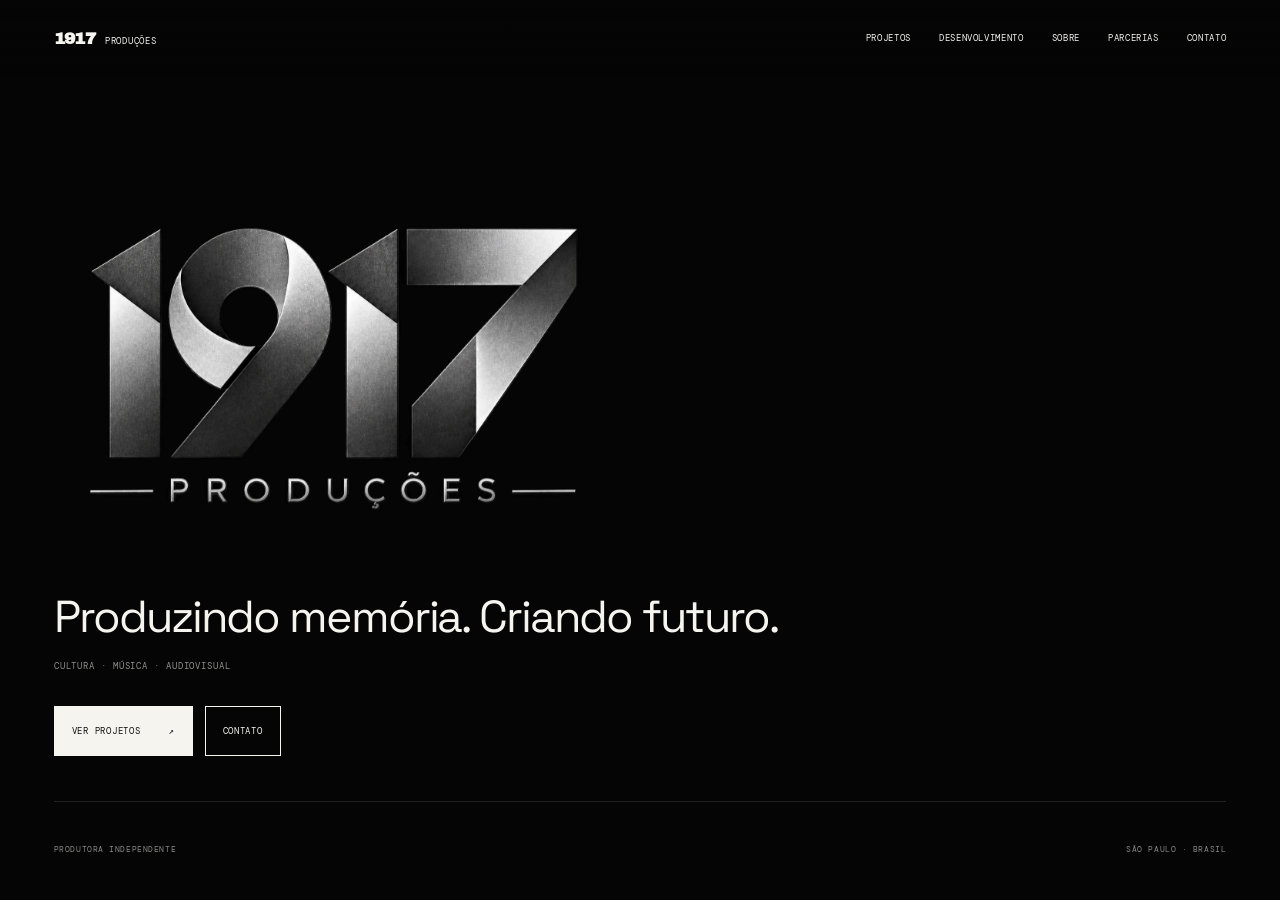
<file: index.html>
<!doctype html>
<html lang="pt-BR">
<head>
  <meta charset="utf-8">
  <meta name="viewport" content="width=device-width,initial-scale=1,viewport-fit=cover">

  <title>1917 Produções</title>

  <meta
    name="description"
    content="Produtora cultural, musical e audiovisual. Produzindo memória. Criando futuro."
  >

  <meta name="theme-color" content="#050505">

  <link rel="canonical" href="https://1917producoes.com.br/">

  <meta property="og:title" content="1917 Produções">

  <meta
    property="og:description"
    content="Produtora cultural, musical e audiovisual. Produzindo memória. Criando futuro."
  >

  <meta property="og:type" content="website">
  <meta property="og:url" content="https://1917producoes.com.br/">

  <link rel="stylesheet" href="/assets/site.css">
</head>

<body class="dark-site home-page">

  <canvas class="noise" aria-hidden="true"></canvas>

  <header class="site-header">

    <div class="header-inner">

      <a
        class="brand"
        href="/"
        aria-label="1917 Produções — início"
      >
        <b>1917</b>
        <span>Produções</span>
      </a>

      <nav
        class="desktop-nav"
        aria-label="Navegação principal"
      >
        <a href="/projetos/">Projetos</a>
        <a href="/desenvolvimento/">Desenvolvimento</a>
        <a href="/sobre/">Sobre</a>
        <a href="/parceiros/">Parcerias</a>
        <a href="/contato/">Contato</a>
      </nav>

      <button
        class="menu-button"
        type="button"
        data-menu-open
        aria-controls="mobileMenu"
        aria-expanded="false"
      >
        Menu
      </button>

    </div>

  </header>


  <div
    class="mobile-menu"
    id="mobileMenu"
    aria-hidden="true"
  >

    <div class="mobile-menu-inner">

      <div class="mobile-menu-top">

        <span class="eyebrow">
          1917 Produções
        </span>

        <button
          class="menu-close"
          type="button"
          data-menu-close
        >
          Fechar
        </button>

      </div>

      <nav aria-label="Navegação móvel">

        <a href="/projetos/">
          Projetos
          <span>01</span>
        </a>

        <a href="/desenvolvimento/">
          Desenvolvimento
          <span>02</span>
        </a>

        <a href="/sobre/">
          Sobre
          <span>03</span>
        </a>

        <a href="/parceiros/">
          Parcerias
          <span>04</span>
        </a>

        <a href="/contato/">
          Contato
          <span>05</span>
        </a>

      </nav>

      <div class="mobile-menu-foot">
        <span>São Paulo · Brasil</span>
        <span>1917</span>
      </div>

    </div>

  </div>


  <main>

    <section class="home">

      <div class="home-inner">

        <div
          class="home-logo"
          aria-label="1917 Produções"
        >

          <div
            class="home-logo-layer home-logo-layer-01"
            aria-hidden="true"
          >
            <img
              src="/assets/logo-1917-white.png"
              alt=""
            >
          </div>

          <div
            class="home-logo-layer home-logo-layer-02"
            aria-hidden="true"
          >
            <img
              src="/assets/logo-1917-white.png"
              alt=""
            >
          </div>

          <div
            class="home-logo-layer home-logo-layer-03"
            aria-hidden="true"
          >
            <img
              src="/assets/logo-1917-white.png"
              alt=""
            >
          </div>

          <img
            class="home-logo-final"
            src="/assets/logo-1917-white.png"
            alt="1917 Produções"
          >

        </div>


        <p class="home-tagline">
          Produzindo memória. Criando futuro.
        </p>


        <div class="home-kicker">
          Cultura · Música · Audiovisual
        </div>


        <div class="home-actions">

          <a
            class="btn light"
            href="/projetos/"
          >
            Ver projetos
            <span>↗</span>
          </a>

          <a
            class="btn"
            href="/contato/"
          >
            Contato
          </a>

        </div>


        <div class="home-bottom">

          <span>
            Produtora independente
          </span>

          <span>
            São Paulo · Brasil
          </span>

        </div>

      </div>

    </section>

  </main>


  <script
    src="/assets/site.js"
    defer
  ></script>

</body>
</html>
</file>
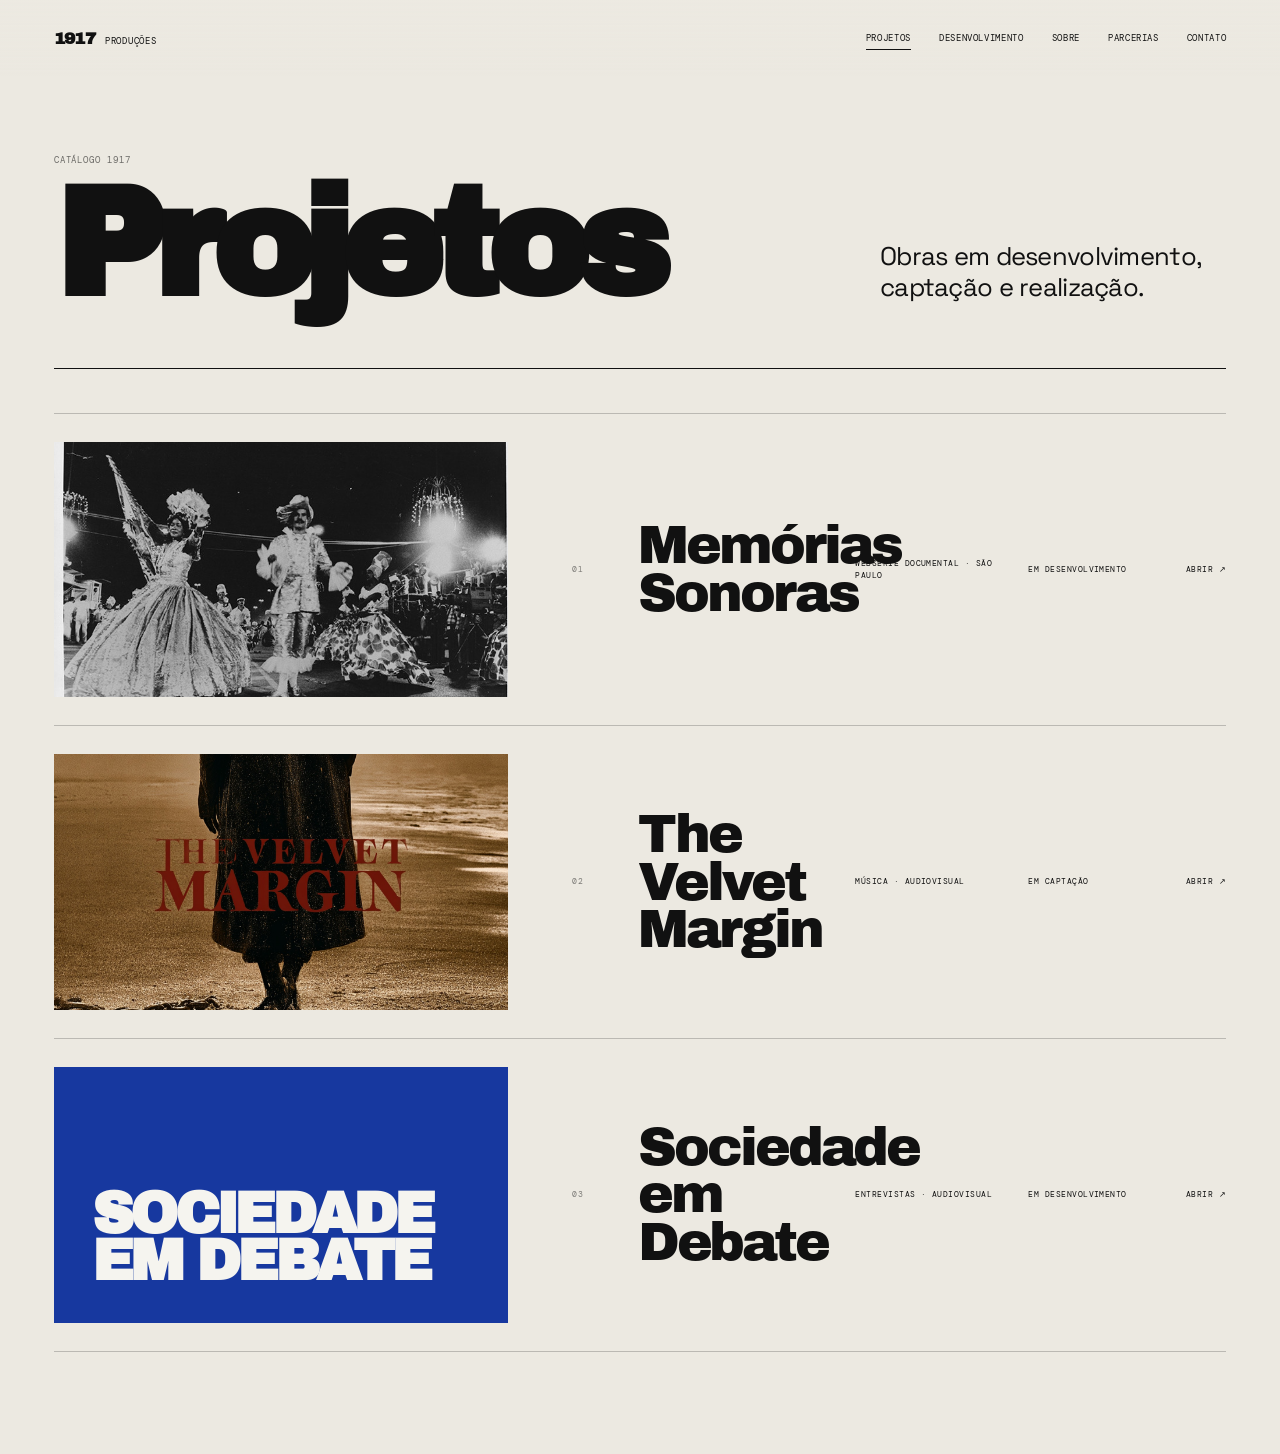
<file: audiovisual/index.html>
<!doctype html><html lang="pt-BR"><head><meta charset="utf-8"><meta name="viewport" content="width=device-width,initial-scale=1"><meta http-equiv="refresh" content="0;url=/projetos/"><link rel="canonical" href="https://1917producoes.com.br/projetos/"><script>location.replace('/projetos/')</script><title>1917 Produções</title></head><body></body></html>
</file>
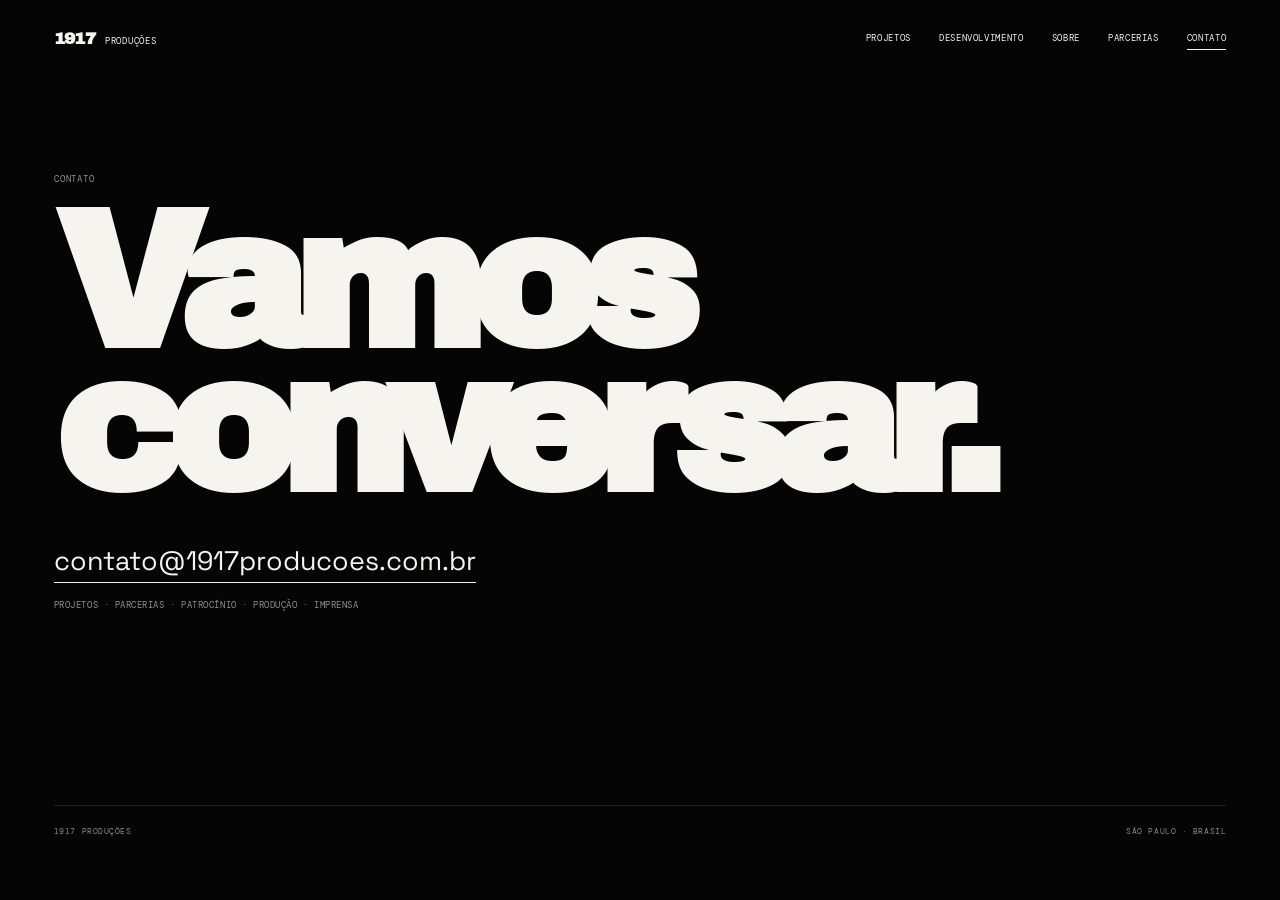
<file: contato/index.html>
<!doctype html>
<html lang="pt-BR">
<head>
  <meta charset="utf-8">
  <meta name="viewport" content="width=device-width,initial-scale=1,viewport-fit=cover">
  <title>Contato — 1917 Produções</title>
  <meta name="description" content="Contato da 1917 Produções.">
  <meta name="theme-color" content="#050505">
  <link rel="canonical" href="https://1917producoes.com.br/contato/">
  <meta property="og:title" content="Contato — 1917 Produções">
  <meta property="og:description" content="Contato da 1917 Produções.">
  <meta property="og:type" content="website">
  <meta property="og:url" content="https://1917producoes.com.br/contato/">
  <link rel="stylesheet" href="/assets/site.css">
</head>
<body class="dark-site">
  <canvas class="noise" aria-hidden="true"></canvas>
  <header class="site-header">
    <div class="header-inner">
      <a class="brand" href="/" aria-label="1917 Produções — início"><b>1917</b><span>Produções</span></a>
      <nav class="desktop-nav" aria-label="Navegação principal"><a href="/projetos/">Projetos</a><a href="/desenvolvimento/">Desenvolvimento</a><a href="/sobre/">Sobre</a><a href="/parceiros/">Parcerias</a><a href="/contato/" aria-current="page">Contato</a></nav>
      <button class="menu-button" type="button" data-menu-open aria-controls="mobileMenu" aria-expanded="false">Menu</button>
    </div>
  </header>
  <div class="mobile-menu" id="mobileMenu" aria-hidden="true">
    <div class="mobile-menu-inner">
      <div class="mobile-menu-top"><span class="eyebrow">1917 Produções</span><button class="menu-close" type="button" data-menu-close>Fechar</button></div>
      <nav aria-label="Navegação móvel"><a href="/projetos/">Projetos<span>01</span></a><a href="/desenvolvimento/">Desenvolvimento<span>02</span></a><a href="/sobre/">Sobre<span>03</span></a><a href="/parceiros/">Parcerias<span>04</span></a><a href="/contato/" aria-current="page">Contato<span>05</span></a></nav>
      <div class="mobile-menu-foot"><span>São Paulo · Brasil</span><span>1917</span></div>
    </div>
  </div>
  <main>
<section class="contact-page black">
  <div class="contact-wrap">
    <span class="eyebrow muted">Contato</span>
    <h1 class="contact-title">Vamos<br>conversar.</h1>
    <a class="contact-email" href="mailto:contato@1917producoes.com.br">contato@1917producoes.com.br</a>
    <p class="contact-note">Projetos · Parcerias · Patrocínio · Produção · Imprensa</p>
    <div class="contact-foot"><span>1917 Produções</span><span>São Paulo · Brasil</span></div>
  </div>
</section></main>
  <script src="/assets/site.js" defer></script>
</body>
</html>
</file>
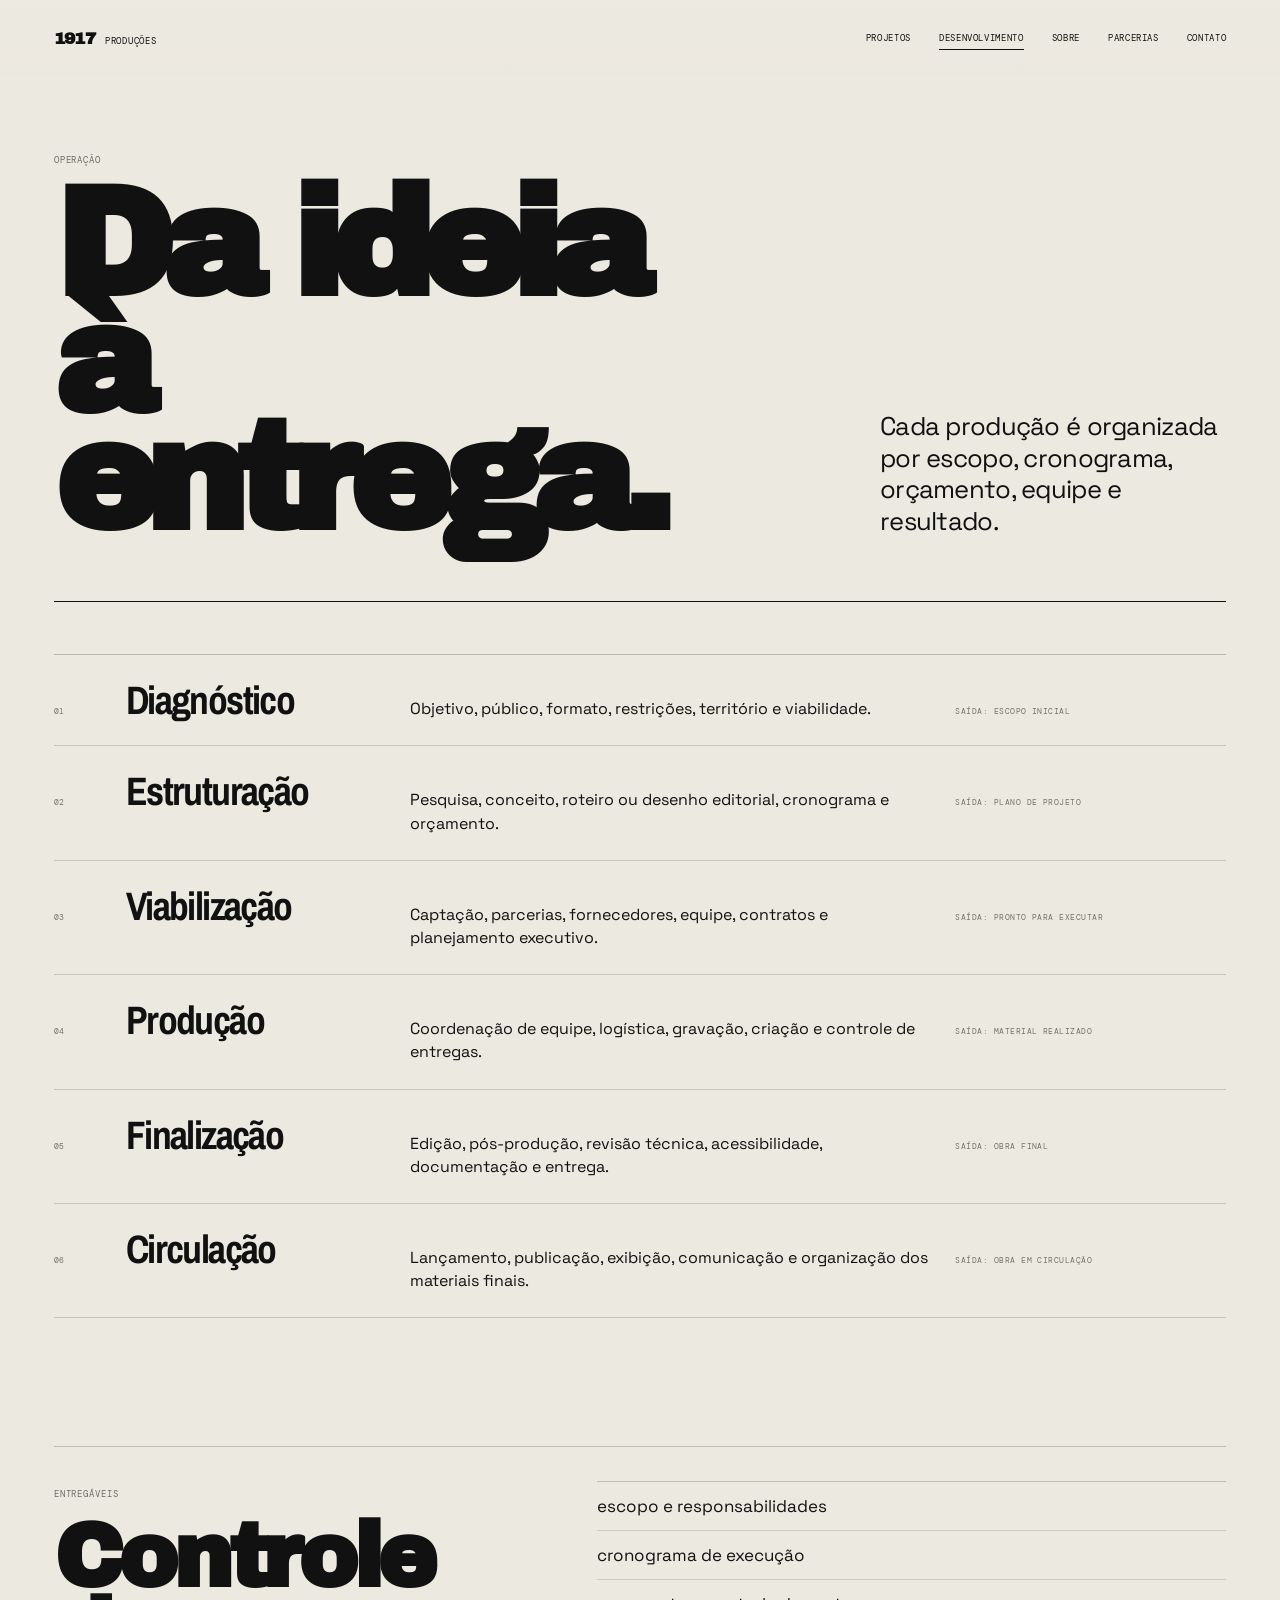
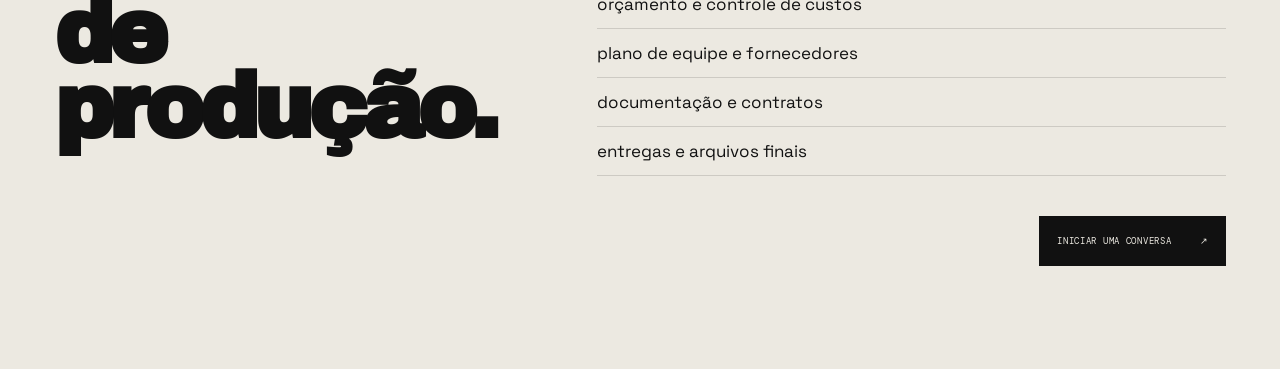
<file: desenvolvimento/index.html>
<!doctype html>
<html lang="pt-BR">
<head>
  <meta charset="utf-8">
  <meta name="viewport" content="width=device-width,initial-scale=1,viewport-fit=cover">
  <title>Desenvolvimento — 1917 Produções</title>
  <meta name="description" content="Processo de desenvolvimento e produção da 1917 Produções.">
  <meta name="theme-color" content="#050505">
  <link rel="canonical" href="https://1917producoes.com.br/desenvolvimento/">
  <meta property="og:title" content="Desenvolvimento — 1917 Produções">
  <meta property="og:description" content="Processo de desenvolvimento e produção da 1917 Produções.">
  <meta property="og:type" content="website">
  <meta property="og:url" content="https://1917producoes.com.br/desenvolvimento/">
  <link rel="stylesheet" href="/assets/site.css">
</head>
<body class="paper-site">
  <canvas class="noise" aria-hidden="true"></canvas>
  <header class="site-header">
    <div class="header-inner">
      <a class="brand" href="/" aria-label="1917 Produções — início"><b>1917</b><span>Produções</span></a>
      <nav class="desktop-nav" aria-label="Navegação principal"><a href="/projetos/">Projetos</a><a href="/desenvolvimento/" aria-current="page">Desenvolvimento</a><a href="/sobre/">Sobre</a><a href="/parceiros/">Parcerias</a><a href="/contato/">Contato</a></nav>
      <button class="menu-button" type="button" data-menu-open aria-controls="mobileMenu" aria-expanded="false">Menu</button>
    </div>
  </header>
  <div class="mobile-menu" id="mobileMenu" aria-hidden="true">
    <div class="mobile-menu-inner">
      <div class="mobile-menu-top"><span class="eyebrow">1917 Produções</span><button class="menu-close" type="button" data-menu-close>Fechar</button></div>
      <nav aria-label="Navegação móvel"><a href="/projetos/">Projetos<span>01</span></a><a href="/desenvolvimento/" aria-current="page">Desenvolvimento<span>02</span></a><a href="/sobre/">Sobre<span>03</span></a><a href="/parceiros/">Parcerias<span>04</span></a><a href="/contato/">Contato<span>05</span></a></nav>
      <div class="mobile-menu-foot"><span>São Paulo · Brasil</span><span>1917</span></div>
    </div>
  </div>
  <main>
<section class="page paper">
  <div class="site-shell">
    <header class="page-head">
      <div><span class="eyebrow muted">Operação</span><h1 class="page-title">Da ideia<br>à entrega.</h1></div>
      <p class="page-lead">Cada produção é organizada por escopo, cronograma, orçamento, equipe e resultado.</p>
    </header>
    <div class="process-list">
      <article class="process-row"><span class="n">01</span><h2>Diagnóstico</h2><p>Objetivo, público, formato, restrições, território e viabilidade.</p><small>Saída: escopo inicial</small></article>
      <article class="process-row"><span class="n">02</span><h2>Estruturação</h2><p>Pesquisa, conceito, roteiro ou desenho editorial, cronograma e orçamento.</p><small>Saída: plano de projeto</small></article>
      <article class="process-row"><span class="n">03</span><h2>Viabilização</h2><p>Captação, parcerias, fornecedores, equipe, contratos e planejamento executivo.</p><small>Saída: pronto para executar</small></article>
      <article class="process-row"><span class="n">04</span><h2>Produção</h2><p>Coordenação de equipe, logística, gravação, criação e controle de entregas.</p><small>Saída: material realizado</small></article>
      <article class="process-row"><span class="n">05</span><h2>Finalização</h2><p>Edição, pós-produção, revisão técnica, acessibilidade, documentação e entrega.</p><small>Saída: obra final</small></article>
      <article class="process-row"><span class="n">06</span><h2>Circulação</h2><p>Lançamento, publicação, exibição, comunicação e organização dos materiais finais.</p><small>Saída: obra em circulação</small></article>
    </div>
    <section class="deliverables"><div><span class="eyebrow muted">Entregáveis</span><h2>Controle de produção.</h2></div><ul><li>escopo e responsabilidades</li><li>cronograma de execução</li><li>orçamento e controle de custos</li><li>plano de equipe e fornecedores</li><li>documentação e contratos</li><li>entregas e arquivos finais</li></ul></section>
    <div class="section-cta"><a class="btn dark" href="/contato/">Iniciar uma conversa <span>↗</span></a></div>
  </div>
</section></main>
  <script src="/assets/site.js" defer></script>
</body>
</html>
</file>
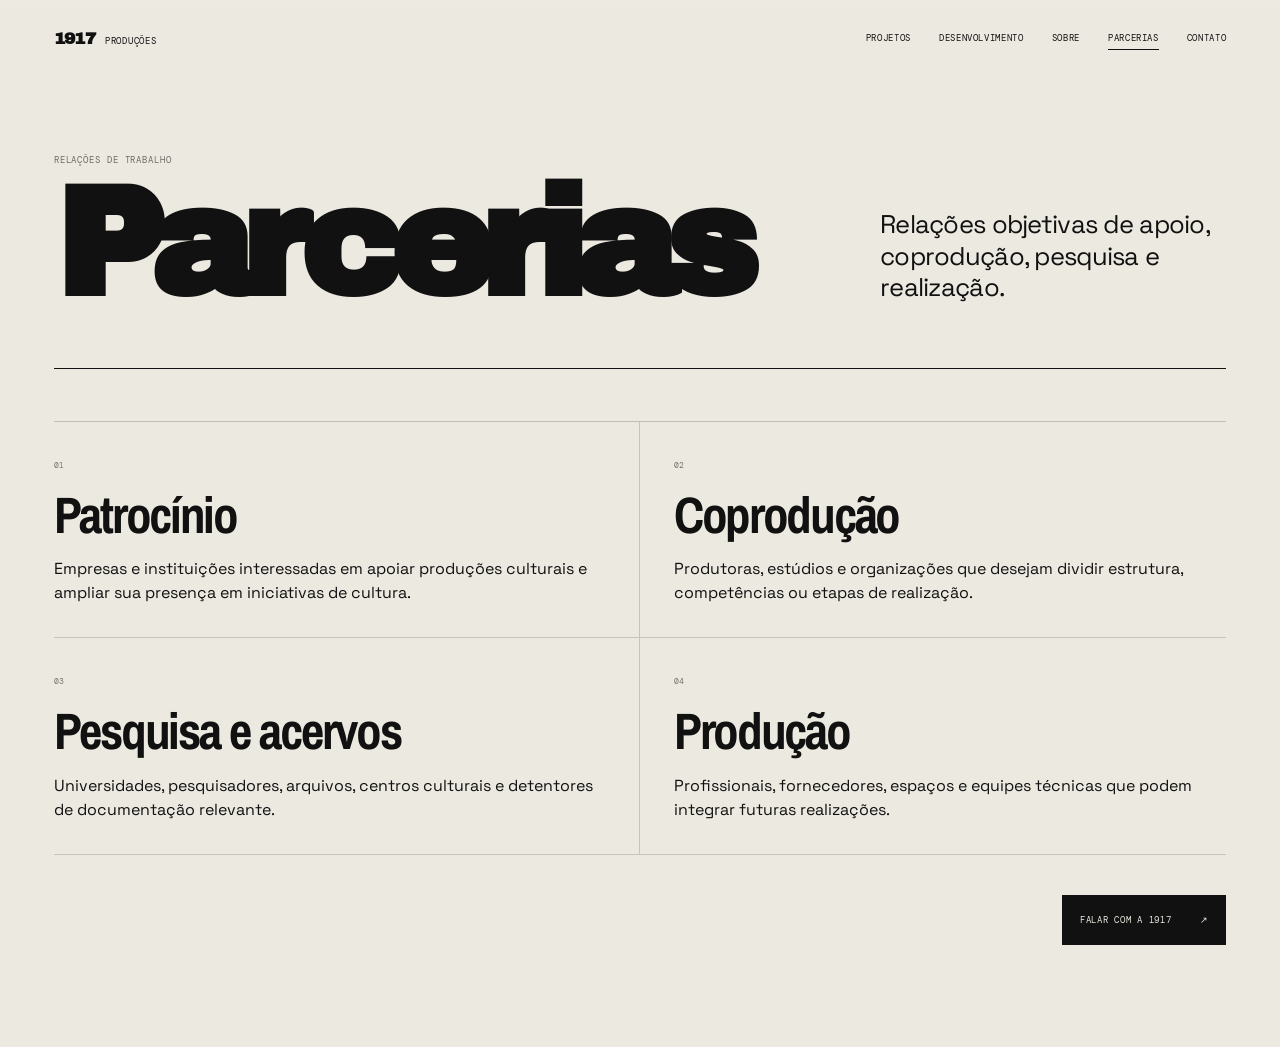
<file: parceiros/index.html>
<!doctype html>
<html lang="pt-BR">
<head>
  <meta charset="utf-8">
  <meta name="viewport" content="width=device-width,initial-scale=1,viewport-fit=cover">
  <title>Parcerias — 1917 Produções</title>
  <meta name="description" content="Parcerias, coprodução, patrocínio e relações de produção da 1917 Produções.">
  <meta name="theme-color" content="#050505">
  <link rel="canonical" href="https://1917producoes.com.br/parceiros/">
  <meta property="og:title" content="Parcerias — 1917 Produções">
  <meta property="og:description" content="Parcerias, coprodução, patrocínio e relações de produção da 1917 Produções.">
  <meta property="og:type" content="website">
  <meta property="og:url" content="https://1917producoes.com.br/parceiros/">
  <link rel="stylesheet" href="/assets/site.css">
</head>
<body class="paper-site">
  <canvas class="noise" aria-hidden="true"></canvas>
  <header class="site-header">
    <div class="header-inner">
      <a class="brand" href="/" aria-label="1917 Produções — início"><b>1917</b><span>Produções</span></a>
      <nav class="desktop-nav" aria-label="Navegação principal"><a href="/projetos/">Projetos</a><a href="/desenvolvimento/">Desenvolvimento</a><a href="/sobre/">Sobre</a><a href="/parceiros/" aria-current="page">Parcerias</a><a href="/contato/">Contato</a></nav>
      <button class="menu-button" type="button" data-menu-open aria-controls="mobileMenu" aria-expanded="false">Menu</button>
    </div>
  </header>
  <div class="mobile-menu" id="mobileMenu" aria-hidden="true">
    <div class="mobile-menu-inner">
      <div class="mobile-menu-top"><span class="eyebrow">1917 Produções</span><button class="menu-close" type="button" data-menu-close>Fechar</button></div>
      <nav aria-label="Navegação móvel"><a href="/projetos/">Projetos<span>01</span></a><a href="/desenvolvimento/">Desenvolvimento<span>02</span></a><a href="/sobre/">Sobre<span>03</span></a><a href="/parceiros/" aria-current="page">Parcerias<span>04</span></a><a href="/contato/">Contato<span>05</span></a></nav>
      <div class="mobile-menu-foot"><span>São Paulo · Brasil</span><span>1917</span></div>
    </div>
  </div>
  <main>
<section class="page paper">
  <div class="site-shell">
    <header class="page-head">
      <div><span class="eyebrow muted">Relações de trabalho</span><h1 class="page-title">Parcerias</h1></div>
      <p class="page-lead">Relações objetivas de apoio, coprodução, pesquisa e realização.</p>
    </header>
    <div class="partner-grid">
      <article class="partner-card"><span class="n">01</span><h2>Patrocínio</h2><p>Empresas e instituições interessadas em apoiar produções culturais e ampliar sua presença em iniciativas de cultura.</p></article>
      <article class="partner-card"><span class="n">02</span><h2>Coprodução</h2><p>Produtoras, estúdios e organizações que desejam dividir estrutura, competências ou etapas de realização.</p></article>
      <article class="partner-card"><span class="n">03</span><h2>Pesquisa e acervos</h2><p>Universidades, pesquisadores, arquivos, centros culturais e detentores de documentação relevante.</p></article>
      <article class="partner-card"><span class="n">04</span><h2>Produção</h2><p>Profissionais, fornecedores, espaços e equipes técnicas que podem integrar futuras realizações.</p></article>
    </div>
    <div class="section-cta"><a class="btn dark" href="/contato/">Falar com a 1917 <span>↗</span></a></div>
  </div>
</section></main>
  <script src="/assets/site.js" defer></script>
</body>
</html>
</file>
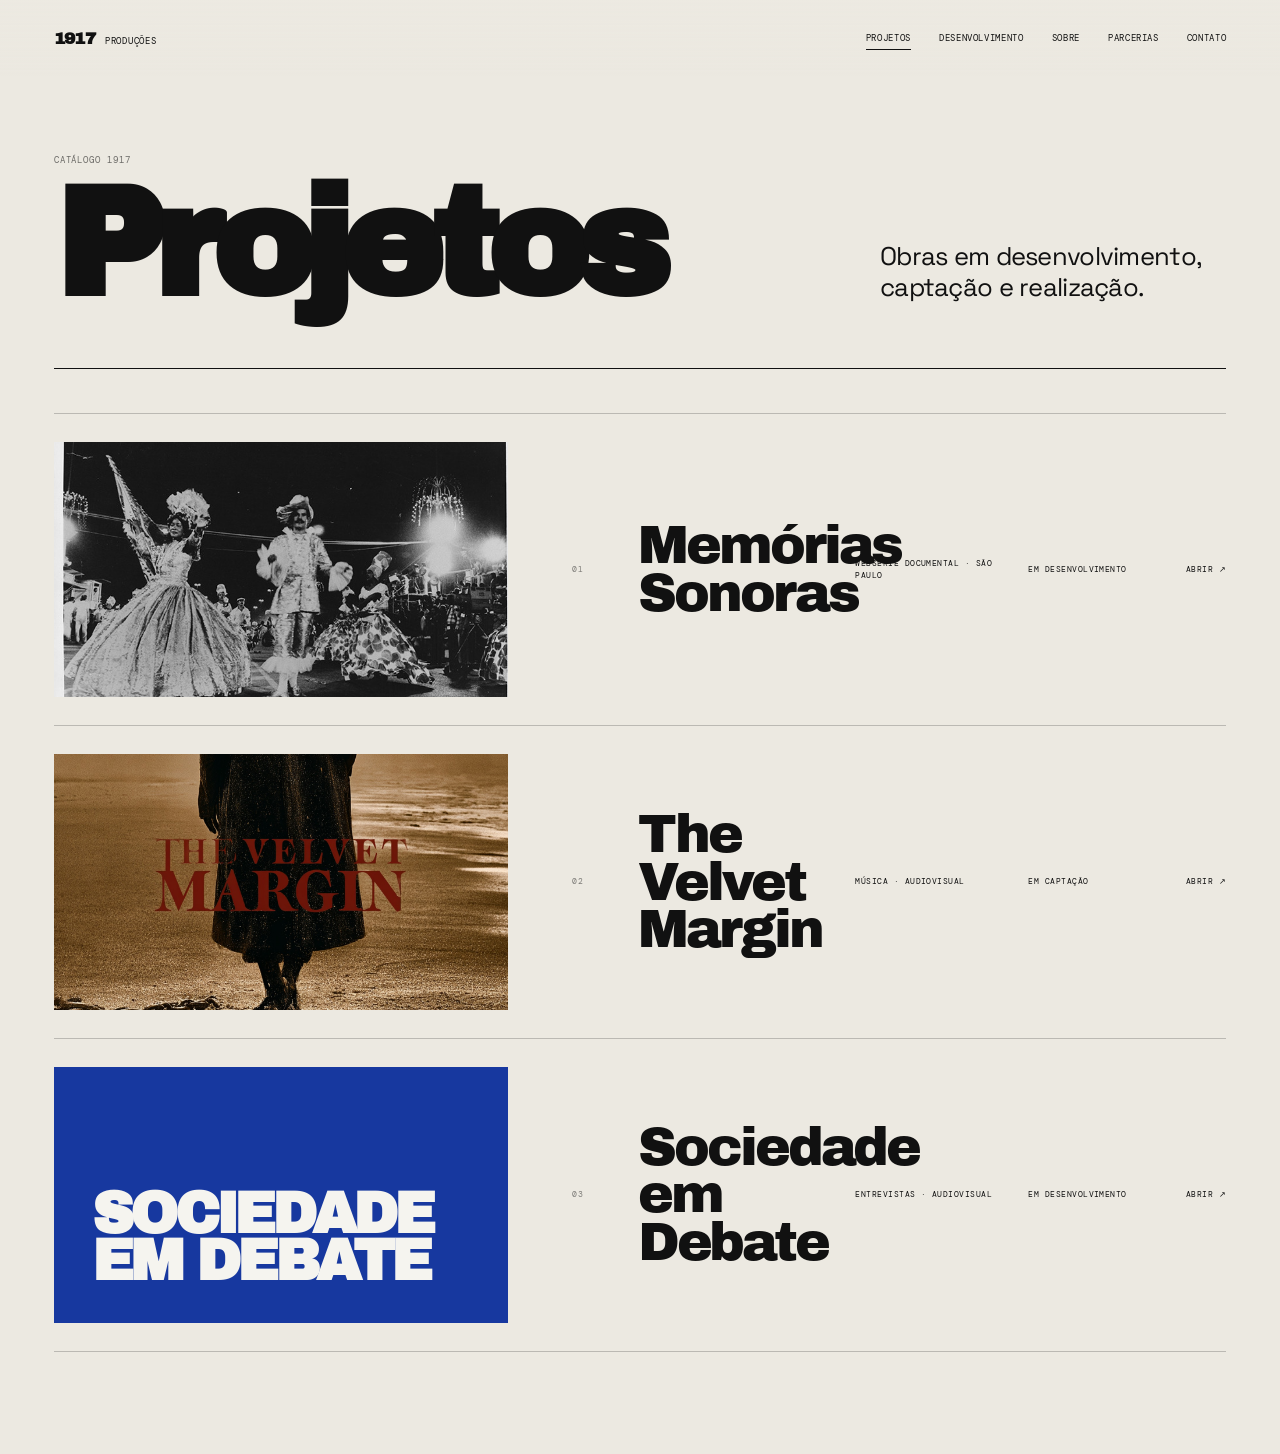
<file: projetos/index.html>
<!doctype html>
<html lang="pt-BR">
<head>
  <meta charset="utf-8">
  <meta name="viewport" content="width=device-width,initial-scale=1,viewport-fit=cover">
  <title>Projetos — 1917 Produções</title>
  <meta name="description" content="Catálogo de projetos da 1917 Produções.">
  <meta name="theme-color" content="#050505">
  <link rel="canonical" href="https://1917producoes.com.br/projetos/">
  <meta property="og:title" content="Projetos — 1917 Produções">
  <meta property="og:description" content="Catálogo de projetos da 1917 Produções.">
  <meta property="og:type" content="website">
  <meta property="og:url" content="https://1917producoes.com.br/projetos/">
  <link rel="stylesheet" href="/assets/site.css">
</head>
<body class="paper-site">
  <canvas class="noise" aria-hidden="true"></canvas>
  <header class="site-header">
    <div class="header-inner">
      <a class="brand" href="/" aria-label="1917 Produções — início"><b>1917</b><span>Produções</span></a>
      <nav class="desktop-nav" aria-label="Navegação principal"><a href="/projetos/" aria-current="page">Projetos</a><a href="/desenvolvimento/">Desenvolvimento</a><a href="/sobre/">Sobre</a><a href="/parceiros/">Parcerias</a><a href="/contato/">Contato</a></nav>
      <button class="menu-button" type="button" data-menu-open aria-controls="mobileMenu" aria-expanded="false">Menu</button>
    </div>
  </header>
  <div class="mobile-menu" id="mobileMenu" aria-hidden="true">
    <div class="mobile-menu-inner">
      <div class="mobile-menu-top"><span class="eyebrow">1917 Produções</span><button class="menu-close" type="button" data-menu-close>Fechar</button></div>
      <nav aria-label="Navegação móvel"><a href="/projetos/" aria-current="page">Projetos<span>01</span></a><a href="/desenvolvimento/">Desenvolvimento<span>02</span></a><a href="/sobre/">Sobre<span>03</span></a><a href="/parceiros/">Parcerias<span>04</span></a><a href="/contato/">Contato<span>05</span></a></nav>
      <div class="mobile-menu-foot"><span>São Paulo · Brasil</span><span>1917</span></div>
    </div>
  </div>
  <main>
<section class="page paper">
  <div class="site-shell">
    <header class="page-head">
      <div><span class="eyebrow muted">Catálogo 1917</span><h1 class="page-title">Projetos</h1></div>
      <p class="page-lead">Obras em desenvolvimento, captação e realização.</p>
    </header>
    <div class="project-list">
      <a class="project-row" href="/projetos/memorias-sonoras/">
        <span class="project-cover"><img src="/assets/arquivo-carnaval.png" alt="Imagem de arquivo do projeto Memórias Sonoras" loading="lazy"></span>
        <span class="project-info"><span class="n">01</span><span class="project-name">Memórias Sonoras</span><span class="project-meta">Websérie documental · São Paulo</span><span class="project-status">Em desenvolvimento</span><span class="project-open">Abrir ↗</span></span>
      </a>
      <a class="project-row" href="/projetos/the-velvet-margin/">
        <span class="project-cover"><img src="/assets/the-velvet-margin-hero.jpg" alt="The Velvet Margin"></span>
        <span class="project-info"><span class="n">02</span><span class="project-name">The Velvet Margin</span><span class="project-meta">Música · Audiovisual</span><span class="project-status">Em captação</span><span class="project-open">Abrir ↗</span></span>
      </a>
      <a class="project-row" href="/projetos/sociedade-em-debate/">
        <span class="project-cover type sociedade"><strong>SOCIEDADE<br>EM DEBATE</strong></span>
        <span class="project-info"><span class="n">03</span><span class="project-name">Sociedade em Debate</span><span class="project-meta">Entrevistas · Audiovisual</span><span class="project-status">Em desenvolvimento</span><span class="project-open">Abrir ↗</span></span>
      </a>
    </div>
  </div>
</section></main>
  <script src="/assets/site.js" defer></script>
</body>
</html>
</file>
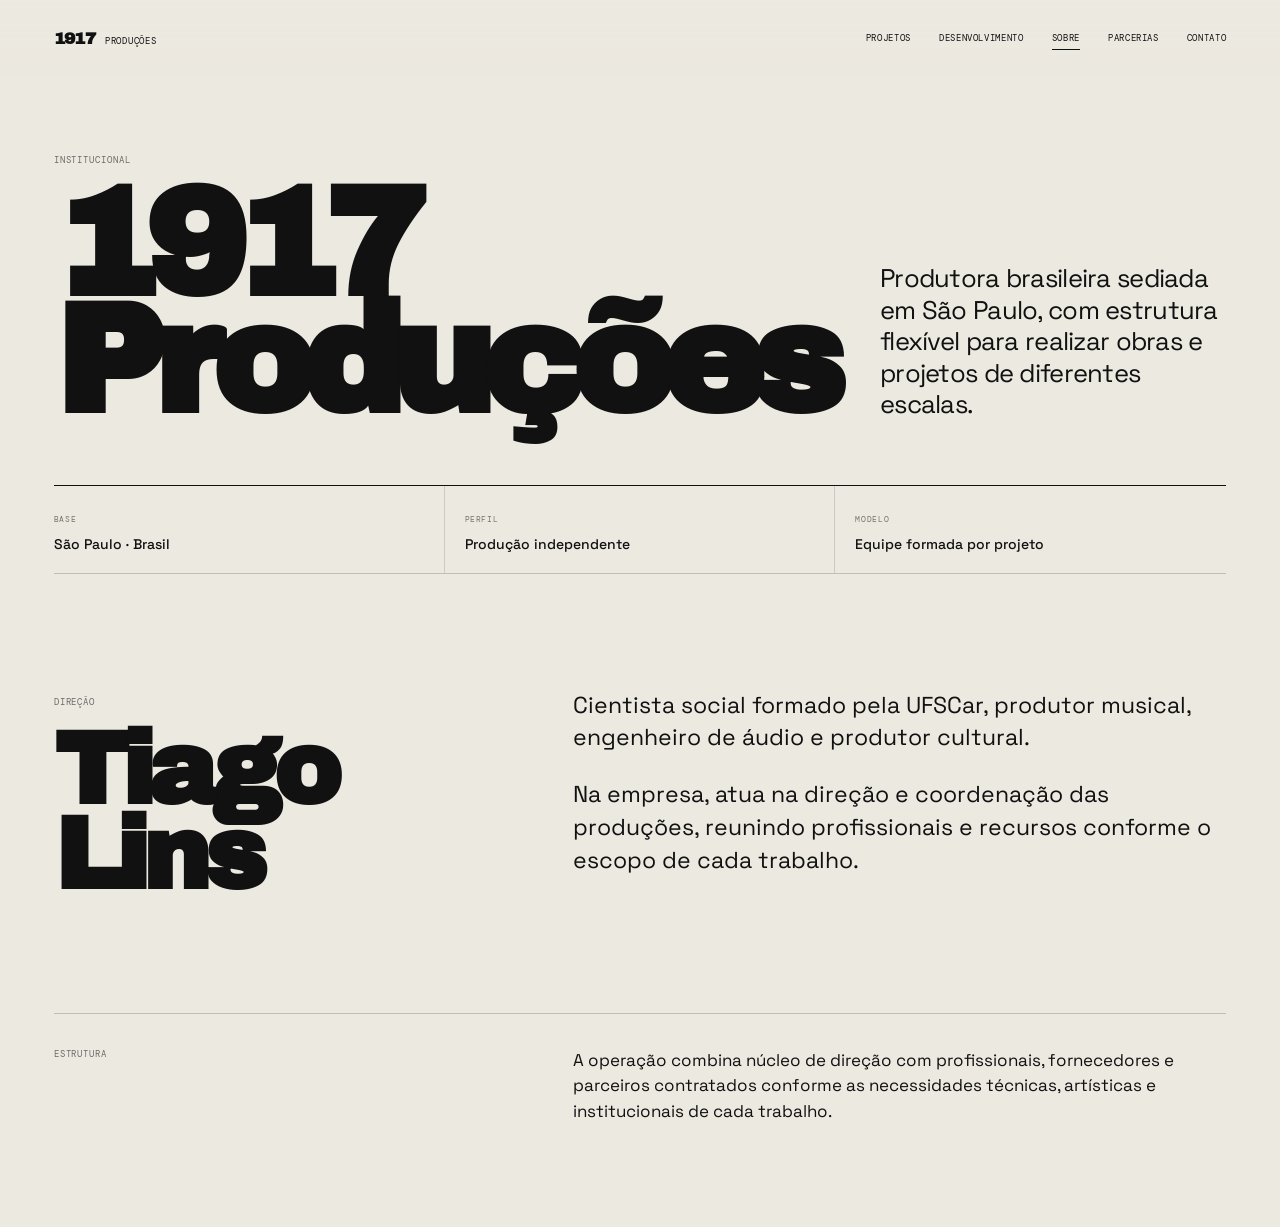
<file: sobre/index.html>
<!doctype html>
<html lang="pt-BR">
<head>
  <meta charset="utf-8">
  <meta name="viewport" content="width=device-width,initial-scale=1,viewport-fit=cover">
  <title>Sobre — 1917 Produções</title>
  <meta name="description" content="Informações institucionais da 1917 Produções.">
  <meta name="theme-color" content="#050505">
  <link rel="canonical" href="https://1917producoes.com.br/sobre/">
  <meta property="og:title" content="Sobre — 1917 Produções">
  <meta property="og:description" content="Informações institucionais da 1917 Produções.">
  <meta property="og:type" content="website">
  <meta property="og:url" content="https://1917producoes.com.br/sobre/">
  <link rel="stylesheet" href="/assets/site.css">
</head>
<body class="paper-site">
  <canvas class="noise" aria-hidden="true"></canvas>
  <header class="site-header">
    <div class="header-inner">
      <a class="brand" href="/" aria-label="1917 Produções — início"><b>1917</b><span>Produções</span></a>
      <nav class="desktop-nav" aria-label="Navegação principal"><a href="/projetos/">Projetos</a><a href="/desenvolvimento/">Desenvolvimento</a><a href="/sobre/" aria-current="page">Sobre</a><a href="/parceiros/">Parcerias</a><a href="/contato/">Contato</a></nav>
      <button class="menu-button" type="button" data-menu-open aria-controls="mobileMenu" aria-expanded="false">Menu</button>
    </div>
  </header>
  <div class="mobile-menu" id="mobileMenu" aria-hidden="true">
    <div class="mobile-menu-inner">
      <div class="mobile-menu-top"><span class="eyebrow">1917 Produções</span><button class="menu-close" type="button" data-menu-close>Fechar</button></div>
      <nav aria-label="Navegação móvel"><a href="/projetos/">Projetos<span>01</span></a><a href="/desenvolvimento/">Desenvolvimento<span>02</span></a><a href="/sobre/" aria-current="page">Sobre<span>03</span></a><a href="/parceiros/">Parcerias<span>04</span></a><a href="/contato/">Contato<span>05</span></a></nav>
      <div class="mobile-menu-foot"><span>São Paulo · Brasil</span><span>1917</span></div>
    </div>
  </div>
  <main>
<section class="page paper">
  <div class="site-shell">
    <header class="page-head">
      <div><span class="eyebrow muted">Institucional</span><h1 class="page-title">1917<br>Produções</h1></div>
      <p class="page-lead">Produtora brasileira sediada em São Paulo, com estrutura flexível para realizar obras e projetos de diferentes escalas.</p>
    </header>
    <div class="fact-grid"><div><span>Base</span><strong>São Paulo · Brasil</strong></div><div><span>Perfil</span><strong>Produção independente</strong></div><div><span>Modelo</span><strong>Equipe formada por projeto</strong></div></div>
    <section class="direction"><div><span class="eyebrow muted">Direção</span><h2>Tiago Lins</h2></div><div><p>Cientista social formado pela UFSCar, produtor musical, engenheiro de áudio e produtor cultural.</p><p>Na empresa, atua na direção e coordenação das produções, reunindo profissionais e recursos conforme o escopo de cada trabalho.</p></div></section>
    <section class="structure-note"><span class="eyebrow muted">Estrutura</span><p>A operação combina núcleo de direção com profissionais, fornecedores e parceiros contratados conforme as necessidades técnicas, artísticas e institucionais de cada trabalho.</p></section>
  </div>
</section></main>
  <script src="/assets/site.js" defer></script>
</body>
</html>
</file>
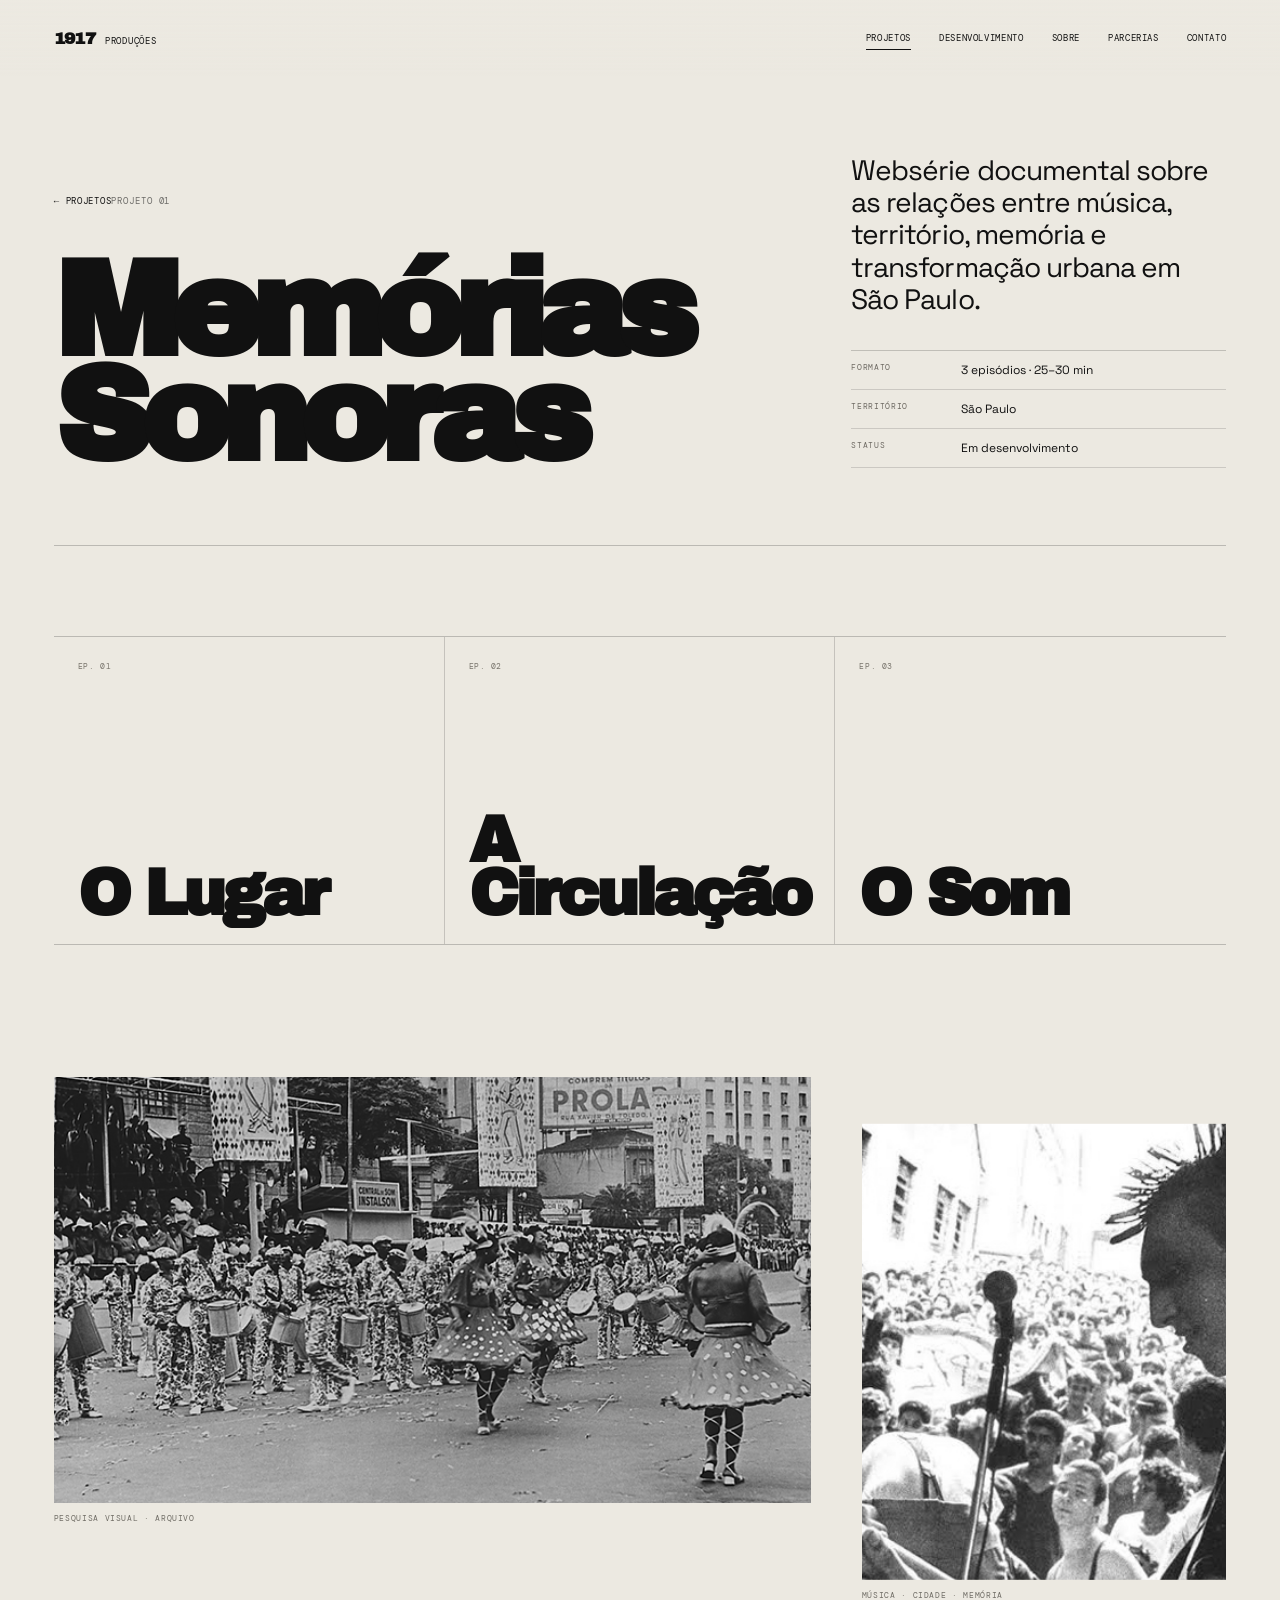
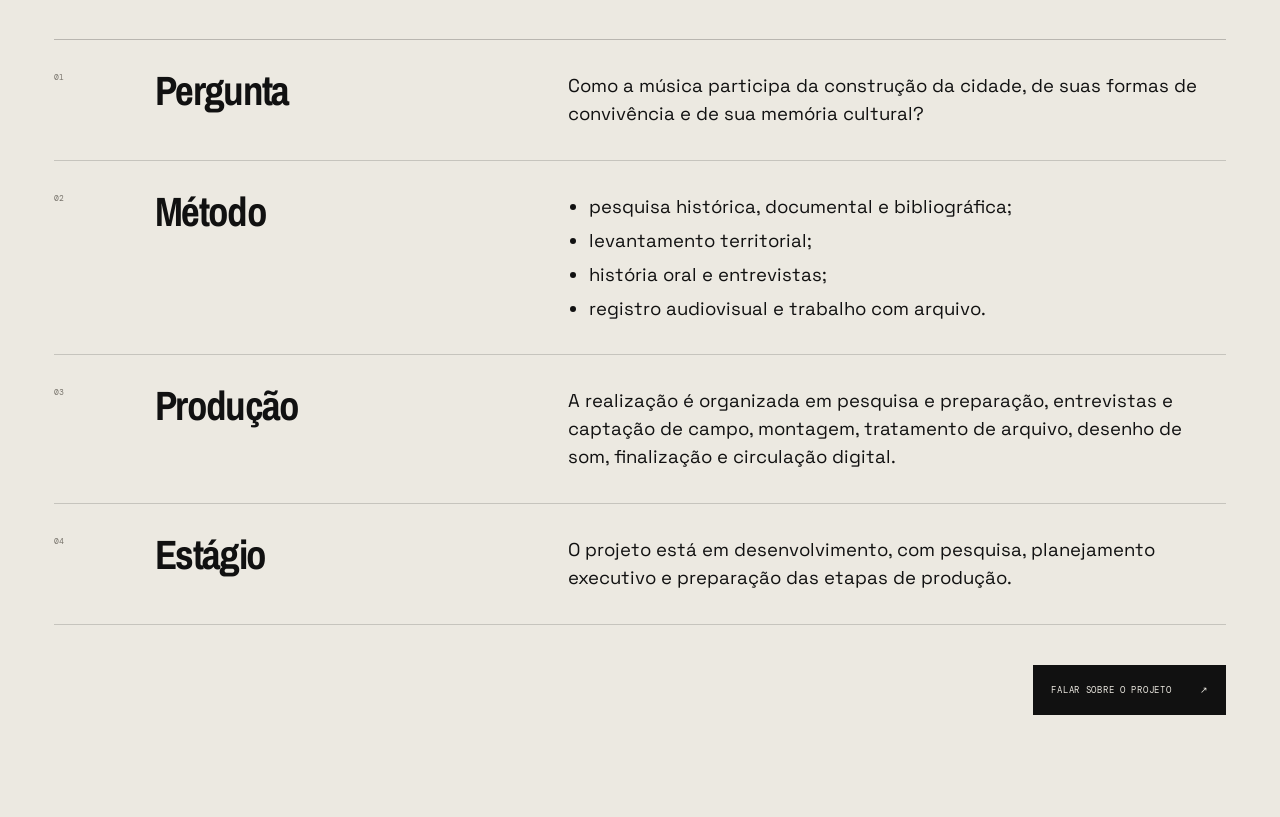
<file: projetos/memorias-sonoras/index.html>
<!doctype html>
<html lang="pt-BR">
<head>
  <meta charset="utf-8">
  <meta name="viewport" content="width=device-width,initial-scale=1,viewport-fit=cover">
  <title>Memórias Sonoras — 1917 Produções</title>
  <meta name="description" content="Websérie documental sobre música, território e memória cultural em São Paulo.">
  <meta name="theme-color" content="#050505">
  <link rel="canonical" href="https://1917producoes.com.br/projetos/memorias-sonoras/">
  <meta property="og:title" content="Memórias Sonoras — 1917 Produções">
  <meta property="og:description" content="Websérie documental sobre música, território e memória cultural em São Paulo.">
  <meta property="og:type" content="website">
  <meta property="og:url" content="https://1917producoes.com.br/projetos/memorias-sonoras/">
  <link rel="stylesheet" href="/assets/site.css">
</head>
<body class="paper-site">
  <canvas class="noise" aria-hidden="true"></canvas>
  <header class="site-header">
    <div class="header-inner">
      <a class="brand" href="/" aria-label="1917 Produções — início"><b>1917</b><span>Produções</span></a>
      <nav class="desktop-nav" aria-label="Navegação principal"><a href="/projetos/" aria-current="page">Projetos</a><a href="/desenvolvimento/">Desenvolvimento</a><a href="/sobre/">Sobre</a><a href="/parceiros/">Parcerias</a><a href="/contato/">Contato</a></nav>
      <button class="menu-button" type="button" data-menu-open aria-controls="mobileMenu" aria-expanded="false">Menu</button>
    </div>
  </header>
  <div class="mobile-menu" id="mobileMenu" aria-hidden="true">
    <div class="mobile-menu-inner">
      <div class="mobile-menu-top"><span class="eyebrow">1917 Produções</span><button class="menu-close" type="button" data-menu-close>Fechar</button></div>
      <nav aria-label="Navegação móvel"><a href="/projetos/" aria-current="page">Projetos<span>01</span></a><a href="/desenvolvimento/">Desenvolvimento<span>02</span></a><a href="/sobre/">Sobre<span>03</span></a><a href="/parceiros/">Parcerias<span>04</span></a><a href="/contato/">Contato<span>05</span></a></nav>
      <div class="mobile-menu-foot"><span>São Paulo · Brasil</span><span>1917</span></div>
    </div>
  </div>
  <main>
<section class="page paper">
  <div class="site-shell">
    <header class="detail-head">
      <div><a class="back-link" href="/projetos/">← Projetos</a><span class="eyebrow muted">Projeto 01</span><h1 class="detail-title">Memórias<br>Sonoras</h1></div>
      <div class="detail-summary"><p>Websérie documental sobre as relações entre música, território, memória e transformação urbana em São Paulo.</p><dl><div><dt>Formato</dt><dd>3 episódios · 25–30 min</dd></div><div><dt>Território</dt><dd>São Paulo</dd></div><div><dt>Status</dt><dd>Em desenvolvimento</dd></div></dl></div>
    </header>
    <div class="episode-grid" aria-label="Estrutura da série"><div><span>EP. 01</span><strong>O Lugar</strong></div><div><span>EP. 02</span><strong>A Circulação</strong></div><div><span>EP. 03</span><strong>O Som</strong></div></div>
    <div class="documentary-visuals" aria-label="Pesquisa visual do documentário">
      <figure class="documentary-visual documentary-visual-wide"><img src="/assets/arquivo-folia.png" alt="Imagem de arquivo associada à pesquisa visual de Memórias Sonoras" loading="lazy"><figcaption>Pesquisa visual · arquivo</figcaption></figure>
      <figure class="documentary-visual documentary-visual-offset"><img src="/assets/arquivo-rock.png" alt="Imagem de arquivo associada à pesquisa musical de Memórias Sonoras" loading="lazy"><figcaption>Música · cidade · memória</figcaption></figure>
    </div>
    <div class="detail-sections">
      <section class="detail-section"><span class="n">01</span><h2>Pergunta</h2><p>Como a música participa da construção da cidade, de suas formas de convivência e de sua memória cultural?</p></section>
      <section class="detail-section"><span class="n">02</span><h2>Método</h2><ul><li>pesquisa histórica, documental e bibliográfica;</li><li>levantamento territorial;</li><li>história oral e entrevistas;</li><li>registro audiovisual e trabalho com arquivo.</li></ul></section>
      <section class="detail-section"><span class="n">03</span><h2>Produção</h2><p>A realização é organizada em pesquisa e preparação, entrevistas e captação de campo, montagem, tratamento de arquivo, desenho de som, finalização e circulação digital.</p></section>
      <section class="detail-section"><span class="n">04</span><h2>Estágio</h2><p>O projeto está em desenvolvimento, com pesquisa, planejamento executivo e preparação das etapas de produção.</p></section>
    </div>
    <div class="detail-footer"><a class="btn dark" href="/contato/">Falar sobre o projeto <span>↗</span></a></div>
  </div>
</section></main>
  <script src="/assets/site.js" defer></script>
</body>
</html>
</file>
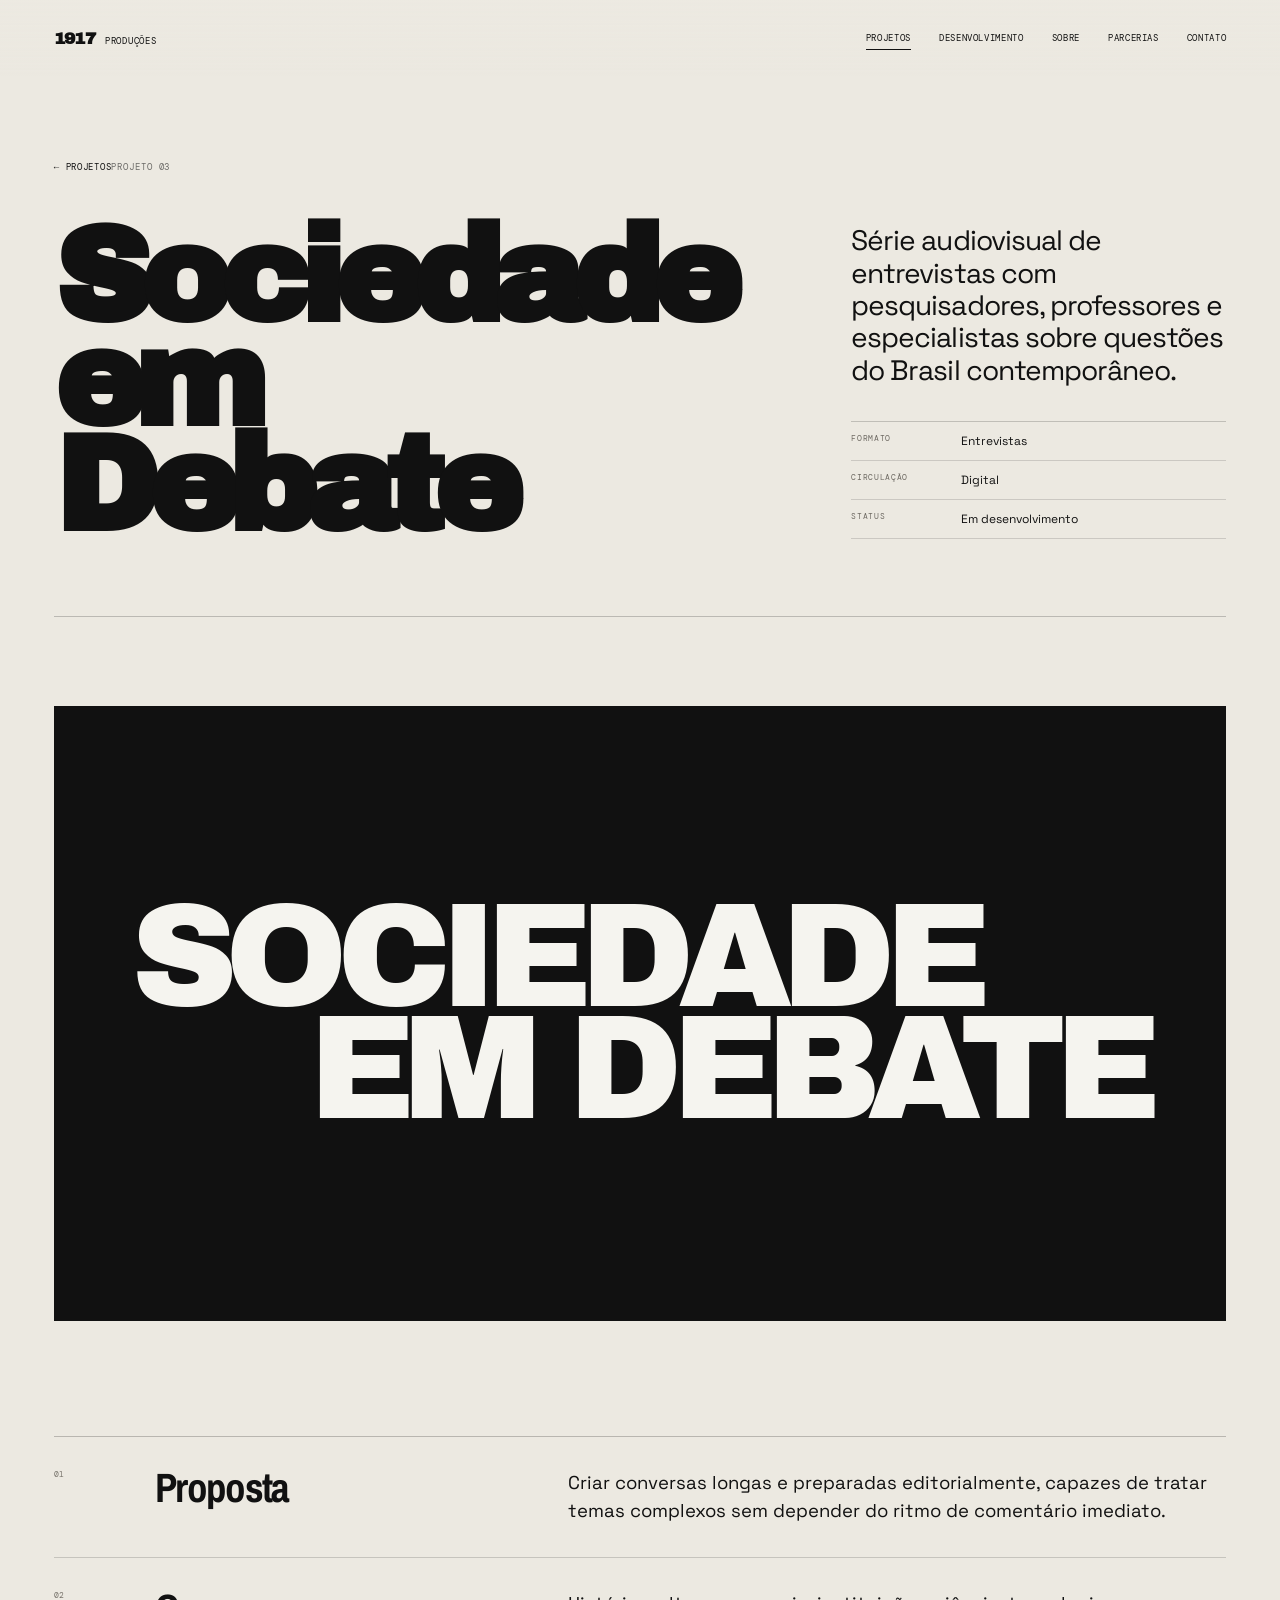
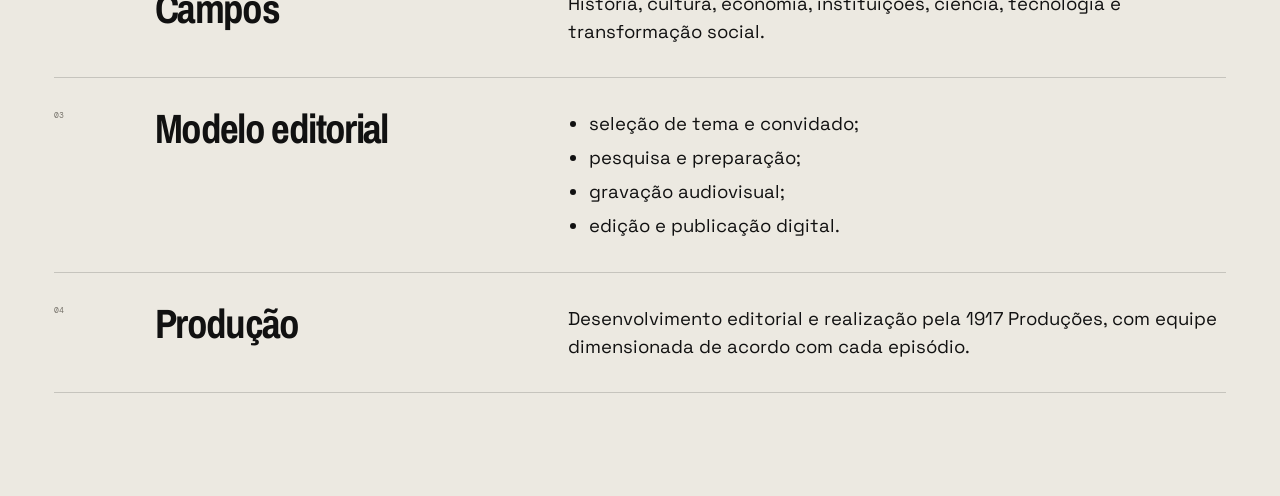
<file: projetos/sociedade-em-debate/index.html>
<!doctype html>
<html lang="pt-BR">
<head>
  <meta charset="utf-8">
  <meta name="viewport" content="width=device-width,initial-scale=1,viewport-fit=cover">
  <title>Sociedade em Debate — 1917 Produções</title>
  <meta name="description" content="Série audiovisual de entrevistas sobre o Brasil contemporâneo.">
  <meta name="theme-color" content="#050505">
  <link rel="canonical" href="https://1917producoes.com.br/projetos/sociedade-em-debate/">
  <meta property="og:title" content="Sociedade em Debate — 1917 Produções">
  <meta property="og:description" content="Série audiovisual de entrevistas sobre o Brasil contemporâneo.">
  <meta property="og:type" content="website">
  <meta property="og:url" content="https://1917producoes.com.br/projetos/sociedade-em-debate/">
  <link rel="stylesheet" href="/assets/site.css">
</head>
<body class="paper-site">
  <canvas class="noise" aria-hidden="true"></canvas>
  <header class="site-header">
    <div class="header-inner">
      <a class="brand" href="/" aria-label="1917 Produções — início"><b>1917</b><span>Produções</span></a>
      <nav class="desktop-nav" aria-label="Navegação principal"><a href="/projetos/" aria-current="page">Projetos</a><a href="/desenvolvimento/">Desenvolvimento</a><a href="/sobre/">Sobre</a><a href="/parceiros/">Parcerias</a><a href="/contato/">Contato</a></nav>
      <button class="menu-button" type="button" data-menu-open aria-controls="mobileMenu" aria-expanded="false">Menu</button>
    </div>
  </header>
  <div class="mobile-menu" id="mobileMenu" aria-hidden="true">
    <div class="mobile-menu-inner">
      <div class="mobile-menu-top"><span class="eyebrow">1917 Produções</span><button class="menu-close" type="button" data-menu-close>Fechar</button></div>
      <nav aria-label="Navegação móvel"><a href="/projetos/" aria-current="page">Projetos<span>01</span></a><a href="/desenvolvimento/">Desenvolvimento<span>02</span></a><a href="/sobre/">Sobre<span>03</span></a><a href="/parceiros/">Parcerias<span>04</span></a><a href="/contato/">Contato<span>05</span></a></nav>
      <div class="mobile-menu-foot"><span>São Paulo · Brasil</span><span>1917</span></div>
    </div>
  </div>
  <main>
<section class="page paper">
  <div class="site-shell">
    <header class="detail-head">
      <div><a class="back-link" href="/projetos/">← Projetos</a><span class="eyebrow muted">Projeto 03</span><h1 class="detail-title">Sociedade<br>em Debate</h1></div>
      <div class="detail-summary"><p>Série audiovisual de entrevistas com pesquisadores, professores e especialistas sobre questões do Brasil contemporâneo.</p><dl><div><dt>Formato</dt><dd>Entrevistas</dd></div><div><dt>Circulação</dt><dd>Digital</dd></div><div><dt>Status</dt><dd>Em desenvolvimento</dd></div></dl></div>
    </header>
    <div class="type-hero" aria-hidden="true"><span>SOCIEDADE</span><span>EM DEBATE</span></div>
    <div class="detail-sections">
      <section class="detail-section"><span class="n">01</span><h2>Proposta</h2><p>Criar conversas longas e preparadas editorialmente, capazes de tratar temas complexos sem depender do ritmo de comentário imediato.</p></section>
      <section class="detail-section"><span class="n">02</span><h2>Campos</h2><p>História, cultura, economia, instituições, ciência, tecnologia e transformação social.</p></section>
      <section class="detail-section"><span class="n">03</span><h2>Modelo editorial</h2><ul><li>seleção de tema e convidado;</li><li>pesquisa e preparação;</li><li>gravação audiovisual;</li><li>edição e publicação digital.</li></ul></section>
      <section class="detail-section"><span class="n">04</span><h2>Produção</h2><p>Desenvolvimento editorial e realização pela 1917 Produções, com equipe dimensionada de acordo com cada episódio.</p></section>
    </div>
  </div>
</section></main>
  <script src="/assets/site.js" defer></script>
</body>
</html>
</file>
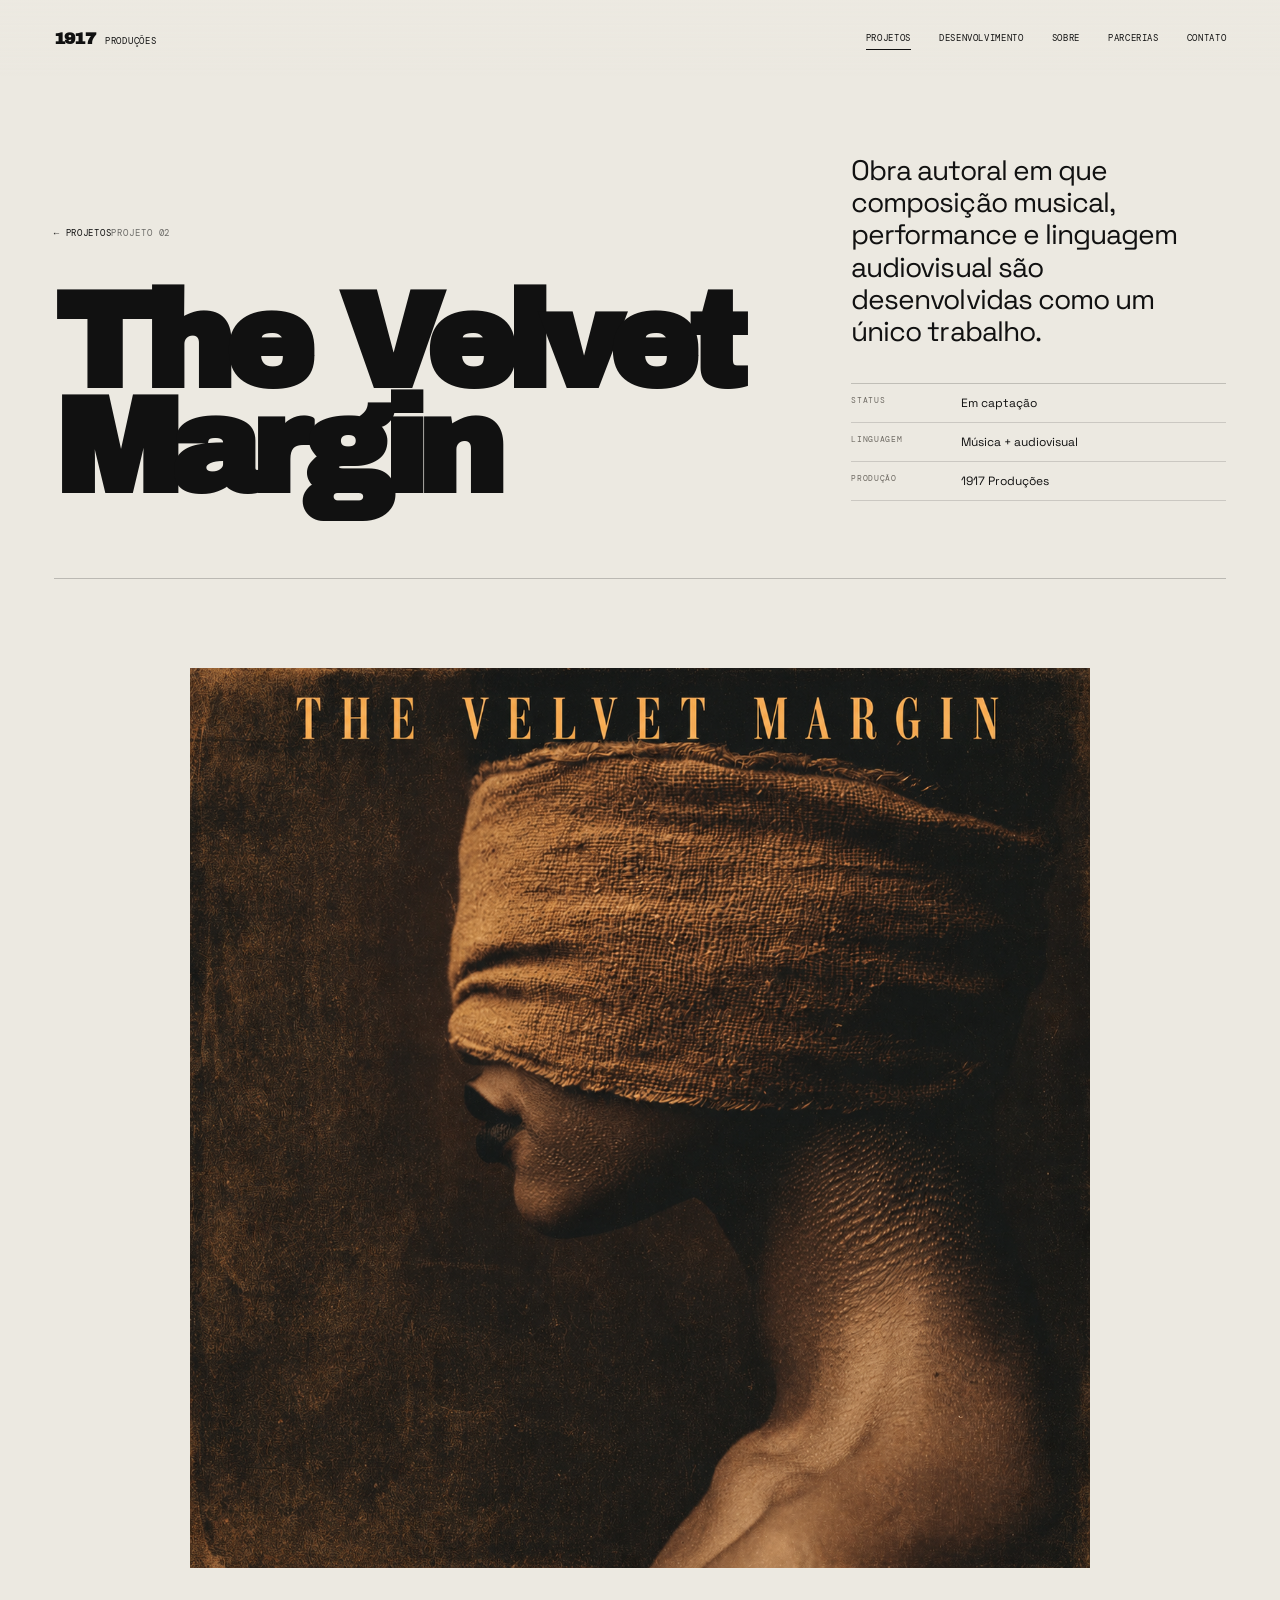
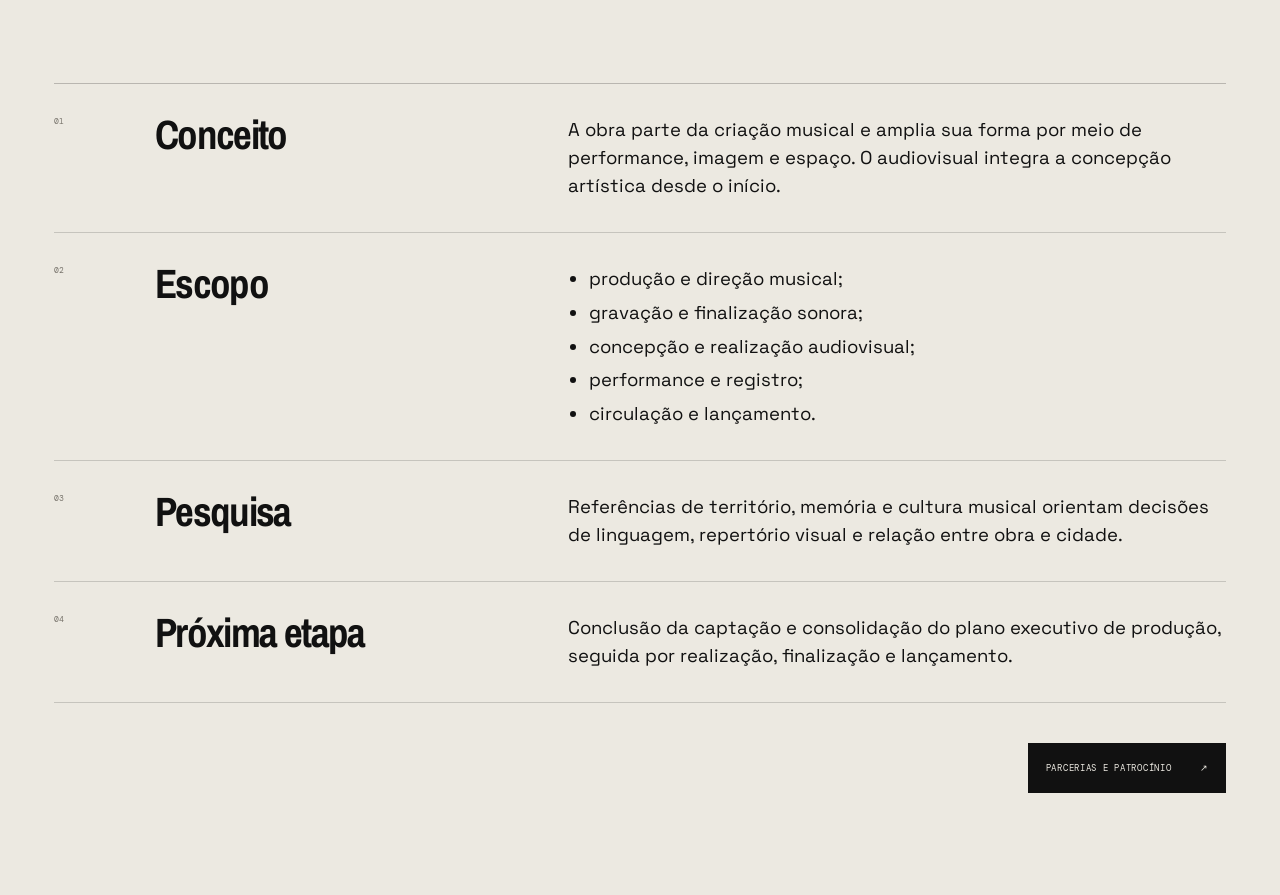
<file: projetos/the-velvet-margin/index.html>
<!doctype html>
<html lang="pt-BR">
<head>
  <meta charset="utf-8">
  <meta name="viewport" content="width=device-width,initial-scale=1,viewport-fit=cover">
  <title>The Velvet Margin — 1917 Produções</title>
  <meta name="description" content="Projeto musical e audiovisual da 1917 Produções.">
  <meta name="theme-color" content="#050505">
  <link rel="canonical" href="https://1917producoes.com.br/projetos/the-velvet-margin/">
  <meta property="og:title" content="The Velvet Margin — 1917 Produções">
  <meta property="og:description" content="Projeto musical e audiovisual da 1917 Produções.">
  <meta property="og:type" content="website">
  <meta property="og:url" content="https://1917producoes.com.br/projetos/the-velvet-margin/">
  <link rel="stylesheet" href="/assets/site.css">
</head>
<body class="paper-site">
  <canvas class="noise" aria-hidden="true"></canvas>
  <header class="site-header">
    <div class="header-inner">
      <a class="brand" href="/" aria-label="1917 Produções — início"><b>1917</b><span>Produções</span></a>
      <nav class="desktop-nav" aria-label="Navegação principal"><a href="/projetos/" aria-current="page">Projetos</a><a href="/desenvolvimento/">Desenvolvimento</a><a href="/sobre/">Sobre</a><a href="/parceiros/">Parcerias</a><a href="/contato/">Contato</a></nav>
      <button class="menu-button" type="button" data-menu-open aria-controls="mobileMenu" aria-expanded="false">Menu</button>
    </div>
  </header>
  <div class="mobile-menu" id="mobileMenu" aria-hidden="true">
    <div class="mobile-menu-inner">
      <div class="mobile-menu-top"><span class="eyebrow">1917 Produções</span><button class="menu-close" type="button" data-menu-close>Fechar</button></div>
      <nav aria-label="Navegação móvel"><a href="/projetos/" aria-current="page">Projetos<span>01</span></a><a href="/desenvolvimento/">Desenvolvimento<span>02</span></a><a href="/sobre/">Sobre<span>03</span></a><a href="/parceiros/">Parcerias<span>04</span></a><a href="/contato/">Contato<span>05</span></a></nav>
      <div class="mobile-menu-foot"><span>São Paulo · Brasil</span><span>1917</span></div>
    </div>
  </div>
  <main>
<section class="page paper">
  <div class="site-shell">
    <header class="detail-head">
      <div><a class="back-link" href="/projetos/">← Projetos</a><span class="eyebrow muted">Projeto 02</span><h1 class="detail-title">The Velvet<br>Margin</h1></div>
      <div class="detail-summary"><p>Obra autoral em que composição musical, performance e linguagem audiovisual são desenvolvidas como um único trabalho.</p><dl><div><dt>Status</dt><dd>Em captação</dd></div><div><dt>Linguagem</dt><dd>Música + audiovisual</dd></div><div><dt>Produção</dt><dd>1917 Produções</dd></div></dl></div>
    </header>
    <div class="detail-media square"><img src="/assets/the-velvet-margin-cover.png" alt="Capa de The Velvet Margin"></div>
    <div class="detail-sections">
      <section class="detail-section"><span class="n">01</span><h2>Conceito</h2><p>A obra parte da criação musical e amplia sua forma por meio de performance, imagem e espaço. O audiovisual integra a concepção artística desde o início.</p></section>
      <section class="detail-section"><span class="n">02</span><h2>Escopo</h2><ul><li>produção e direção musical;</li><li>gravação e finalização sonora;</li><li>concepção e realização audiovisual;</li><li>performance e registro;</li><li>circulação e lançamento.</li></ul></section>
      <section class="detail-section"><span class="n">03</span><h2>Pesquisa</h2><p>Referências de território, memória e cultura musical orientam decisões de linguagem, repertório visual e relação entre obra e cidade.</p></section>
      <section class="detail-section"><span class="n">04</span><h2>Próxima etapa</h2><p>Conclusão da captação e consolidação do plano executivo de produção, seguida por realização, finalização e lançamento.</p></section>
    </div>
    <div class="detail-footer"><a class="btn dark" href="/contato/">Parcerias e patrocínio <span>↗</span></a></div>
  </div>
</section></main>
  <script src="/assets/site.js" defer></script>
</body>
</html>
</file>
<file: assets/site.css>
@import url('https://fonts.googleapis.com/css2?family=Archivo+Black&family=Archivo+Narrow:wght@400;600;700&family=DM+Mono:wght@300;400;500&family=Space+Grotesk:wght@300;400;500;600&display=swap');

:root{
  --black:#050505;
  --paper:#ece9e1;
  --ink:#111;
  --white:#f5f4ef;
  --red:#a72b25;
  --blue:#17389f;
  --yellow:#ded043;
  --sans:"Space Grotesk",Arial,sans-serif;
  --display:"Archivo Black",Arial Black,sans-serif;
  --narrow:"Archivo Narrow",Arial Narrow,sans-serif;
  --mono:"DM Mono",monospace;
  --pad:clamp(20px,4.2vw,72px);
  --max:1500px;
  --header:76px;
}

*{
  box-sizing:border-box;
}

html{
  margin:0;
  background:var(--black);
  scroll-behavior:smooth;
}

body{
  margin:0;
  background:var(--black);
  color:var(--white);
  font-family:var(--sans);
  overflow-x:hidden;
  -webkit-font-smoothing:antialiased;
  text-rendering:optimizeLegibility;
  opacity:0;
}

body.is-ready{
  opacity:1;
  transition:opacity .11s ease;
}

body.is-leaving{
  pointer-events:none;
}

@keyframes pageIn{
  to{
    opacity:1;
  }
}

a{
  color:inherit;
  text-decoration:none;
}

button{
  font:inherit;
  color:inherit;
}

img{
  max-width:100%;
  display:block;
}

::selection{
  background:var(--red);
  color:#fff;
}

.noise{
  position:fixed;
  inset:0;
  z-index:9999;
  pointer-events:none;
  opacity:.05;
  mix-blend-mode:soft-light;
}

.site-shell{
  width:min(calc(100% - (var(--pad)*2)),var(--max));
  margin:0 auto;
}

.eyebrow{
  font-family:var(--mono);
  font-size:9px;
  line-height:1.5;
  letter-spacing:.1em;
  text-transform:uppercase;
}

.muted{
  opacity:.58;
}


/* =========================================================
   NAV
========================================================= */

.site-header{
  position:fixed;
  z-index:9000;
  left:0;
  right:0;
  top:0;
  height:var(--header);
  display:flex;
  align-items:center;
  background:linear-gradient(
    to bottom,
    rgba(5,5,5,.82),
    rgba(5,5,5,0)
  );
  color:var(--white);
  pointer-events:none;
}

.header-inner{
  width:min(calc(100% - (var(--pad)*2)),var(--max));
  margin:0 auto;
  display:flex;
  align-items:center;
  justify-content:space-between;
  gap:32px;
  pointer-events:auto;
}

.brand{
  display:flex;
  align-items:baseline;
  gap:10px;
  font-family:var(--mono);
  font-size:9px;
  letter-spacing:.08em;
  text-transform:uppercase;
}

.brand b{
  font-family:var(--display);
  font-size:17px;
  letter-spacing:-.04em;
}

.desktop-nav{
  display:flex;
  align-items:center;
  gap:clamp(17px,2.2vw,36px);
}

.desktop-nav a{
  position:relative;
  font-family:var(--mono);
  font-size:9px;
  letter-spacing:.07em;
  text-transform:uppercase;
  padding:8px 0;
}

.desktop-nav a::after{
  content:"";
  position:absolute;
  left:0;
  right:0;
  bottom:2px;
  height:1px;
  background:currentColor;
  transform:scaleX(0);
  transform-origin:right;
  transition:transform .3s ease;
}

.desktop-nav a:hover::after,
.desktop-nav a[aria-current="page"]::after{
  transform:scaleX(1);
  transform-origin:left;
}

.menu-button{
  display:none;
  background:none;
  border:0;
  padding:8px 0;
  font-family:var(--mono);
  font-size:9px;
  letter-spacing:.08em;
  text-transform:uppercase;
  cursor:pointer;
}

.mobile-menu{
  position:fixed;
  inset:0;
  z-index:9500;
  background:var(--paper);
  color:var(--ink);
  visibility:hidden;
  opacity:0;
  pointer-events:none;
  transition:opacity .25s ease,visibility .25s ease;
}

.mobile-menu.open{
  visibility:visible;
  opacity:1;
  pointer-events:auto;
}

.mobile-menu-inner{
  width:min(calc(100% - 40px),720px);
  height:100%;
  margin:0 auto;
  padding:24px 0 34px;
  display:flex;
  flex-direction:column;
}

.mobile-menu-top{
  display:flex;
  justify-content:space-between;
  align-items:center;
  border-bottom:1px solid rgba(17,17,17,.2);
  padding-bottom:18px;
}

.menu-close{
  background:none;
  border:0;
  font-family:var(--mono);
  font-size:9px;
  letter-spacing:.08em;
  text-transform:uppercase;
  cursor:pointer;
}

.mobile-menu nav{
  display:flex;
  flex-direction:column;
  margin-top:28px;
}

.mobile-menu nav a{
  display:flex;
  justify-content:space-between;
  align-items:baseline;
  padding:18px 0;
  border-bottom:1px solid rgba(17,17,17,.15);
  font-family:var(--display);
  font-size:clamp(38px,11vw,68px);
  line-height:.85;
  letter-spacing:-.055em;
}

.mobile-menu nav a span{
  font-family:var(--mono);
  font-size:8px;
  letter-spacing:.08em;
}

.mobile-menu-foot{
  margin-top:auto;
  display:flex;
  justify-content:space-between;
  font-family:var(--mono);
  font-size:8px;
  letter-spacing:.07em;
  text-transform:uppercase;
  color:#6a675f;
}


/* =========================================================
   COMMON
========================================================= */

.page{
  min-height:100vh;
  padding:clamp(120px,12vw,170px) 0 clamp(70px,8vw,120px);
}

.page.paper{
  background:var(--paper);
  color:var(--ink);
}

.page.black{
  background:var(--black);
  color:var(--white);
}

.page-head{
  display:grid;
  grid-template-columns:minmax(0,1.15fr) minmax(300px,.55fr);
  gap:8vw;
  align-items:end;
  padding-bottom:clamp(42px,5vw,70px);
  border-bottom:1px solid currentColor;
}

.page-head>div:first-child .eyebrow{
  display:block;
  margin-bottom:20px;
}

.page-title{
  font-family:var(--display);
  font-size:clamp(78px,12vw,190px);
  line-height:.76;
  letter-spacing:-.078em;
  margin:0;
}

.page-lead{
  font-size:clamp(19px,2vw,29px);
  line-height:1.23;
  letter-spacing:-.028em;
  margin:0;
  max-width:550px;
}

.btn{
  display:inline-flex;
  align-items:center;
  justify-content:space-between;
  gap:28px;
  min-height:50px;
  padding:0 17px;
  border:1px solid currentColor;
  font-family:var(--mono);
  font-size:9px;
  letter-spacing:.08em;
  text-transform:uppercase;
  transition:background .2s,color .2s;
}

.btn.light{
  background:var(--white);
  color:var(--ink);
  border-color:var(--white);
}

.btn.light:hover{
  background:transparent;
  color:var(--white);
}

.btn.dark{
  background:var(--ink);
  color:var(--paper);
  border-color:var(--ink);
}

.btn.dark:hover{
  background:transparent;
  color:var(--ink);
}

.back-link{
  display:inline-block;
  margin-bottom:34px;
  font-family:var(--mono);
  font-size:9px;
  letter-spacing:.08em;
  text-transform:uppercase;
}


/* =========================================================
   HOME
========================================================= */

.home{
  padding:0;
  background:var(--black);
  color:var(--white);
  display:flex;
  min-height:100svh;
  overflow:hidden;
}

.home-inner{
  width:min(calc(100% - (var(--pad)*2)),var(--max));
  margin:auto;
  min-height:100svh;
  padding:clamp(105px,11vw,145px) 0 46px;
  display:flex;
  flex-direction:column;
  justify-content:center;
  position:relative;
}


/* =========================================================
   LOGO ANIMADO
   25% MENOR
========================================================= */

.home-logo{
  position:relative;

  /* reduzido mais 25% */
  width:min(43.5vw,570px);

  max-width:100%;
  aspect-ratio:4 / 3;
  flex-shrink:0;
  isolation:isolate;
}

.home-logo-layer{
  position:absolute;
  inset:0;
  width:100%;
  height:100%;
  opacity:0;
  pointer-events:none;
  user-select:none;
  will-change:opacity,transform,filter;
}

.home-logo-layer img{
  width:100%;
  height:100%;
  object-fit:contain;
  object-position:left center;
}


/* BLOCO ESQUERDO */

.home-logo-layer-01{
  clip-path:inset(0 68% 0 0);
  transform:translateY(28px);
  filter:blur(4px);
}


/* BLOCO CENTRAL */

.home-logo-layer-02{
  clip-path:inset(0 35% 0 22%);
  transform:translateY(22px);
  filter:blur(4px);
}


/* BLOCO DIREITO */

.home-logo-layer-03{
  clip-path:inset(0 0 0 58%);
  transform:translateY(18px);
  filter:blur(3px);
}


/* =========================================================
   ANIMAÇÃO DOS BLOCOS
   50% MAIS RÁPIDA
========================================================= */

.home-page.is-ready .home-logo-layer-01{
  animation:
    logoPartReveal
    .39s
    cubic-bezier(.16,1,.3,1)
    .11s
    forwards;
}

.home-page.is-ready .home-logo-layer-02{
  animation:
    logoPartReveal
    .37s
    cubic-bezier(.16,1,.3,1)
    .24s
    forwards;
}

.home-page.is-ready .home-logo-layer-03{
  animation:
    logoPartReveal
    .36s
    cubic-bezier(.16,1,.3,1)
    .36s
    forwards;
}


/* =========================================================
   LOGO FINAL
========================================================= */

.home-logo-final{
  position:absolute;
  inset:0;
  width:100%;
  height:100%;
  object-fit:contain;
  object-position:left center;

  opacity:0;
  transform:translateY(6px);

  pointer-events:none;
  user-select:none;

  will-change:opacity,transform;
}

.home-page.is-ready .home-logo-final{
  animation:
    logoFinalReveal
    .22s
    cubic-bezier(.16,1,.3,1)
    .51s
    forwards;
}


/* =========================================================
   GLITCH DO LOGO
========================================================= */

.home-logo::before,
.home-logo::after{
  content:"";
  position:absolute;
  inset:0;
  z-index:5;

  background-image:url("/assets/logo-1917-white.png");
  background-repeat:no-repeat;
  background-size:contain;
  background-position:left center;

  opacity:0;

  pointer-events:none;

  will-change:transform,opacity,clip-path;
}

.home-page.is-ready .home-logo::before{
  animation:
    logoGlitchA
    .09s
    steps(2,end)
    .52s
    2;
}

.home-page.is-ready .home-logo::after{
  animation:
    logoGlitchB
    .08s
    steps(2,end)
    .54s
    2;
}


/* =========================================================
   TEXTOS E AÇÕES DA HOME
   SEQUÊNCIA TAMBÉM 50% MAIS RÁPIDA
========================================================= */

.home-tagline{
  margin:clamp(22px,2.8vw,38px) 0 0;
  font-size:clamp(25px,3.5vw,54px);
  line-height:1.02;
  letter-spacing:-.045em;
  max-width:760px;

  opacity:0;
  transform:translateY(16px);
}

.home-page.is-ready .home-tagline{
  animation:
    heroReveal
    .35s
    cubic-bezier(.16,1,.3,1)
    .55s
    forwards;
}

.home-kicker{
  margin-top:20px;
  font-family:var(--mono);
  font-size:9px;
  letter-spacing:.1em;
  text-transform:uppercase;

  opacity:0;
}

.home-page.is-ready .home-kicker{
  animation:
    heroFade
    .275s
    ease
    .725s
    forwards;
}

.home-actions{
  display:flex;
  flex-wrap:wrap;
  gap:12px;
  margin-top:34px;

  opacity:0;
  transform:translateY(12px);
}

.home-page.is-ready .home-actions{
  animation:
    heroReveal
    .275s
    ease
    .84s
    forwards;
}

.home-bottom{
  margin-top:auto;
  padding-top:42px;

  display:flex;
  justify-content:space-between;
  gap:24px;

  border-top:1px solid rgba(255,255,255,.2);

  font-family:var(--mono);
  font-size:8px;
  letter-spacing:.07em;
  text-transform:uppercase;

  opacity:0;
}

.home-page.is-ready .home-bottom{
  animation:
    heroBottom
    .325s
    ease
    .95s
    forwards;
}


/* =========================================================
   HOME — KEYFRAMES
========================================================= */

@keyframes logoPartReveal{

  0%{
    opacity:0;
    transform:translateY(28px);
    filter:blur(5px);
  }

  55%{
    opacity:1;
  }

  100%{
    opacity:1;
    transform:translateY(0);
    filter:blur(0);
  }
}

@keyframes logoFinalReveal{

  0%{
    opacity:0;
    transform:translateY(6px);
  }

  100%{
    opacity:1;
    transform:translateY(0);
  }
}

@keyframes heroReveal{

  to{
    opacity:1;
    transform:translateY(0);
  }
}

@keyframes heroFade{

  to{
    opacity:.58;
  }
}

@keyframes heroBottom{

  to{
    opacity:.55;
  }
}


/* =========================================================
   GLITCH
========================================================= */

@keyframes logoGlitchA{

  0%,
  100%{
    opacity:0;
    clip-path:inset(0 0 100% 0);
    transform:translate(0,0);
  }

  25%{
    opacity:.42;
    clip-path:inset(12% 0 62% 0);
    transform:translate(5px,-1px);
  }

  50%{
    opacity:0;
    clip-path:inset(74% 0 8% 0);
    transform:translate(-3px,1px);
  }

  75%{
    opacity:.28;
    clip-path:inset(43% 0 36% 0);
    transform:translate(3px,0);
  }
}

@keyframes logoGlitchB{

  0%,
  100%{
    opacity:0;
    clip-path:inset(100% 0 0 0);
    transform:translate(0,0);
  }

  25%{
    opacity:.24;
    clip-path:inset(65% 0 17% 0);
    transform:translate(-5px,0);
  }

  50%{
    opacity:.38;
    clip-path:inset(31% 0 51% 0);
    transform:translate(4px,-1px);
  }

  75%{
    opacity:0;
    clip-path:inset(7% 0 80% 0);
    transform:translate(-3px,1px);
  }
}


/* =========================================================
   CINEMATIC PAGE TRANSITION
========================================================= */

.page-transition{
  position:fixed;
  inset:0;
  z-index:12000;
  pointer-events:none;
  display:grid;
  grid-template-rows:1fr 1fr 1fr;
  visibility:visible;
}

.page-transition__band{
  background:var(--black);
  transform:translateX(0);
  will-change:transform;
}

.page-transition__band:nth-child(2){
  transition-delay:.045s;
}

.page-transition__band:nth-child(3){
  transition-delay:.09s;
}

.page-transition__brand{
  position:absolute;
  left:50%;
  top:50%;
  transform:translate(-50%,-50%);
  z-index:2;
  color:var(--white);
  font-family:var(--display);
  font-size:clamp(54px,9vw,130px);
  line-height:.78;
  letter-spacing:-.07em;
  opacity:1;
  transition:opacity .24s ease;
}

.page-transition__brand span{
  display:block;
  margin-top:12px;
  font-family:var(--mono);
  font-size:8px;
  letter-spacing:.12em;
  text-align:center;
  text-transform:uppercase;
  font-weight:400;
}

.page-transition.is-revealing .page-transition__band{
  transform:translateX(105%);
  transition:transform .72s cubic-bezier(.76,0,.24,1);
}

.page-transition.is-revealing .page-transition__band:nth-child(2){
  transition-delay:.055s;
}

.page-transition.is-revealing .page-transition__band:nth-child(3){
  transition-delay:.11s;
}

.page-transition.is-revealing .page-transition__brand{
  opacity:0;
}

.page-transition.is-entering{
  pointer-events:all;
}

.page-transition.is-entering .page-transition__band{
  transform:translateX(-105%);
}

.page-transition.is-entering.run .page-transition__band{
  transform:translateX(0);
  transition:transform .58s cubic-bezier(.76,0,.24,1);
}

.page-transition.is-entering.run .page-transition__band:nth-child(2){
  transition-delay:.04s;
}

.page-transition.is-entering.run .page-transition__band:nth-child(3){
  transition-delay:.08s;
}

.page-transition.is-entering .page-transition__brand{
  opacity:0;
}

.page-transition.is-entering.run .page-transition__brand{
  opacity:1;
  transition:opacity .25s ease .28s;
}


/* =========================================================
   PROJECT CATALOG
========================================================= */

.project-list{
  margin-top:44px;
  border-top:1px solid rgba(17,17,17,.22);
}

.project-row{
  display:grid;
  grid-template-columns:minmax(280px,.82fr) minmax(0,1.18fr);
  gap:clamp(28px,5vw,80px);
  padding:28px 0;
  border-bottom:1px solid rgba(17,17,17,.22);
  transition:opacity .2s ease;
}

.project-row:hover{
  opacity:.72;
}

.project-cover{
  aspect-ratio:16/9;
  overflow:hidden;
  background:#161616;
  display:flex;
  align-items:center;
  justify-content:center;
}

.project-cover img{
  width:100%;
  height:100%;
  object-fit:cover;
  transition:transform .55s cubic-bezier(.2,.7,.2,1);
}

.project-row:hover img{
  transform:scale(1.025);
}

.project-cover.type{
  justify-content:flex-start;
  align-items:flex-end;
  padding:clamp(20px,3vw,46px);
}

.project-cover.type strong{
  font-family:var(--display);
  font-size:clamp(30px,4.5vw,70px);
  line-height:.82;
  letter-spacing:-.065em;
}

.project-cover.memorias{
  background:var(--yellow);
  color:#111;
}

.project-cover.sociedade{
  background:var(--blue);
  color:var(--white);
}

.project-info{
  display:grid;
  grid-template-columns:48px minmax(0,1.35fr) minmax(155px,.65fr) minmax(130px,.55fr) 50px;
  gap:18px;
  align-items:center;
}

.project-info .n,
.project-meta,
.project-status,
.project-open{
  font-family:var(--mono);
  font-size:8px;
  line-height:1.45;
  letter-spacing:.06em;
  text-transform:uppercase;
}

.project-info .n{
  opacity:.5;
}

.project-name{
  font-family:var(--display);
  font-size:clamp(32px,4.2vw,67px);
  line-height:.88;
  letter-spacing:-.058em;
}

.project-open{
  text-align:right;
}


/* =========================================================
   PROJECT DETAIL
========================================================= */

.detail-head{
  display:grid;
  grid-template-columns:minmax(0,1.15fr) minmax(300px,.62fr);
  gap:clamp(48px,8vw,120px);
  align-items:end;
  padding-bottom:clamp(50px,6vw,85px);
  border-bottom:1px solid rgba(17,17,17,.22);
}

.detail-title{
  font-family:var(--display);
  font-size:clamp(66px,10.5vw,165px);
  line-height:.78;
  letter-spacing:-.078em;
  margin:18px 0 0;
}

.detail-summary>p{
  font-size:clamp(20px,2.2vw,31px);
  line-height:1.15;
  letter-spacing:-.035em;
  margin:0 0 35px;
}

.detail-summary dl{
  margin:0;
  border-top:1px solid rgba(17,17,17,.2);
}

.detail-summary dl div{
  display:grid;
  grid-template-columns:95px 1fr;
  gap:15px;
  padding:11px 0;
  border-bottom:1px solid rgba(17,17,17,.15);
}

.detail-summary dt{
  font-family:var(--mono);
  font-size:8px;
  letter-spacing:.08em;
  text-transform:uppercase;
  color:#6e6a63;
}

.detail-summary dd{
  margin:0;
  font-size:12px;
}

.detail-media{
  margin:clamp(50px,7vw,95px) auto 0;
  overflow:hidden;
  background:#111;
}

.detail-media.square{
  width:min(76vw,900px);
  aspect-ratio:1;
}

.detail-media img{
  width:100%;
  height:100%;
  object-fit:cover;
}

.episode-grid{
  margin-top:clamp(50px,7vw,95px);
  display:grid;
  grid-template-columns:repeat(3,1fr);
  border-top:1px solid rgba(17,17,17,.22);
  border-bottom:1px solid rgba(17,17,17,.22);
}

.episode-grid div{
  min-height:clamp(220px,24vw,390px);
  padding:24px;
  display:flex;
  flex-direction:column;
  justify-content:space-between;
  border-right:1px solid rgba(17,17,17,.18);
}

.episode-grid div:last-child{
  border-right:0;
}

.episode-grid span{
  font-family:var(--mono);
  font-size:8px;
  letter-spacing:.07em;
  text-transform:uppercase;
  color:#77736b;
}

.episode-grid strong{
  font-family:var(--display);
  font-size:clamp(38px,5vw,80px);
  line-height:.83;
  letter-spacing:-.06em;
}

.type-hero{
  margin-top:clamp(50px,7vw,95px);
  min-height:min(48vw,680px);
  background:#111;
  color:var(--white);
  display:flex;
  flex-direction:column;
  justify-content:center;
  padding:6vw;
  overflow:hidden;
}

.type-hero span{
  font-family:var(--display);
  font-size:clamp(60px,11.5vw,185px);
  line-height:.76;
  letter-spacing:-.078em;
  white-space:nowrap;
}

.type-hero span:last-child{
  align-self:flex-end;
}

.detail-sections{
  margin-top:clamp(70px,9vw,125px);
  border-top:1px solid rgba(17,17,17,.23);
}

.detail-section{
  display:grid;
  grid-template-columns:50px minmax(175px,.55fr) minmax(0,1fr);
  gap:clamp(18px,4vw,58px);
  padding:32px 0;
  border-bottom:1px solid rgba(17,17,17,.17);
}

.detail-section .n{
  font-family:var(--mono);
  font-size:8px;
  color:#77736b;
}

.detail-section h2{
  font-family:var(--narrow);
  font-size:clamp(30px,3.2vw,49px);
  line-height:.95;
  letter-spacing:-.04em;
  margin:0;
}

.detail-section p,
.detail-section ul{
  font-size:clamp(16px,1.45vw,21px);
  line-height:1.5;
  max-width:760px;
  margin:0;
}

.detail-section ul{
  padding-left:1.1em;
}

.detail-section li+li{
  margin-top:6px;
}

.detail-footer{
  display:flex;
  justify-content:flex-end;
  margin-top:40px;
}


/* =========================================================
   MEMÓRIAS SONORAS — DOCUMENTARY VISUALS
========================================================= */

.documentary-visuals{
  display:grid;
  grid-template-columns:minmax(0,1.35fr) minmax(260px,.65fr);
  gap:clamp(24px,4vw,64px);
  align-items:end;
  margin:clamp(58px,8vw,118px) 0 clamp(66px,8vw,110px);
}

.documentary-visual{
  margin:0;
  min-width:0;
}

.documentary-visual img{
  width:100%;
  height:auto;
  display:block;
  background:#d3d0c8;
  filter:grayscale(100%);
  transition:
    filter .45s ease,
    transform .65s cubic-bezier(.2,.7,.2,1);
}

.documentary-visual-wide img{
  aspect-ratio:16/9;
  object-fit:cover;
}

.documentary-visual-offset{
  transform:translateY(clamp(32px,6vw,84px));
}

.documentary-visual-offset img{
  aspect-ratio:4/5;
  object-fit:cover;
}

.documentary-visual:hover img{
  filter:grayscale(0);
  transform:scale(1.008);
}

.documentary-visual figcaption{
  margin-top:10px;
  font-family:var(--mono);
  font-size:8px;
  line-height:1.4;
  letter-spacing:.08em;
  text-transform:uppercase;
  color:#706d66;
}


/* =========================================================
   DEVELOPMENT
========================================================= */

.process-list{
  margin-top:52px;
  border-top:1px solid rgba(17,17,17,.22);
}

.process-row{
  display:grid;
  grid-template-columns:48px minmax(175px,.5fr) minmax(0,1fr) minmax(185px,.52fr);
  gap:24px;
  align-items:baseline;
  padding:25px 0;
  border-bottom:1px solid rgba(17,17,17,.17);
}

.process-row .n,
.process-row small{
  font-family:var(--mono);
  font-size:8px;
  letter-spacing:.06em;
  text-transform:uppercase;
  color:#77736b;
}

.process-row h2{
  font-family:var(--narrow);
  font-size:clamp(30px,3.1vw,48px);
  line-height:1;
  letter-spacing:-.04em;
  margin:0;
}

.process-row p{
  font-size:16px;
  line-height:1.45;
  margin:0;
}

.deliverables{
  margin-top:clamp(75px,10vw,135px);
  display:grid;
  grid-template-columns:.78fr 1.22fr;
  gap:8vw;
  padding-top:34px;
  border-top:1px solid rgba(17,17,17,.2);
}

.deliverables h2{
  font-family:var(--display);
  font-size:clamp(44px,7vw,100px);
  line-height:.84;
  letter-spacing:-.06em;
  margin:18px 0 0;
}

.deliverables ul{
  list-style:none;
  margin:0;
  padding:0;
  border-top:1px solid rgba(17,17,17,.2);
}

.deliverables li{
  padding:13px 0;
  border-bottom:1px solid rgba(17,17,17,.14);
  font-size:17px;
}

.section-cta{
  display:flex;
  justify-content:flex-end;
  margin-top:40px;
}


/* =========================================================
   ABOUT
========================================================= */

.fact-grid{
  display:grid;
  grid-template-columns:repeat(3,1fr);
  border-bottom:1px solid rgba(17,17,17,.2);
}

.fact-grid div{
  padding:20px 20px 20px 0;
  border-right:1px solid rgba(17,17,17,.14);
}

.fact-grid div+div{
  padding-left:20px;
}

.fact-grid div:last-child{
  border-right:0;
}

.fact-grid span{
  font-family:var(--mono);
  font-size:8px;
  text-transform:uppercase;
  letter-spacing:.08em;
  color:#77736b;
}

.fact-grid strong{
  display:block;
  margin-top:8px;
  font-size:14px;
  font-weight:500;
}

.direction{
  display:grid;
  grid-template-columns:.78fr 1.22fr;
  gap:8vw;
  padding:clamp(72px,9vw,125px) 0;
  border-bottom:1px solid rgba(17,17,17,.2);
}

.direction h2{
  font-family:var(--display);
  font-size:clamp(54px,8vw,123px);
  line-height:.83;
  letter-spacing:-.065em;
  margin:18px 0 0;
}

.direction p{
  font-size:clamp(18px,1.8vw,25px);
  line-height:1.42;
  max-width:700px;
  margin:0;
}

.direction p+p{
  margin-top:24px;
}

.structure-note{
  display:grid;
  grid-template-columns:.78fr 1.22fr;
  gap:8vw;
  padding-top:34px;
}

.structure-note p{
  font-size:17px;
  line-height:1.5;
  max-width:730px;
  margin:0;
}


/* =========================================================
   PARTNERS
========================================================= */

.partner-grid{
  display:grid;
  grid-template-columns:repeat(2,1fr);
  border-top:1px solid rgba(17,17,17,.2);
  margin-top:52px;
}

.partner-card{
  padding:30px 34px 32px 0;
  border-bottom:1px solid rgba(17,17,17,.17);
}

.partner-card:nth-child(odd){
  border-right:1px solid rgba(17,17,17,.17);
}

.partner-card:nth-child(even){
  padding-left:34px;
}

.partner-card .n{
  font-family:var(--mono);
  font-size:8px;
  color:#77736b;
}

.partner-card h2{
  font-family:var(--narrow);
  font-size:clamp(34px,4vw,62px);
  line-height:.95;
  letter-spacing:-.045em;
  margin:18px 0;
}

.partner-card p{
  font-size:16px;
  line-height:1.5;
  max-width:580px;
  margin:0;
}


/* =========================================================
   CONTACT
========================================================= */

.contact-page{
  display:flex;
  align-items:center;
}

.contact-wrap{
  width:min(calc(100% - (var(--pad)*2)),var(--max));
  margin:auto;
  padding:clamp(115px,13vw,170px) 0 60px;
}

.contact-title{
  font-family:var(--display);
  font-size:clamp(82px,15vw,230px);
  line-height:.75;
  letter-spacing:-.08em;
  margin:25px 0 44px;
}

.contact-email{
  font-size:clamp(19px,2.1vw,31px);
  border-bottom:1px solid currentColor;
  padding-bottom:4px;
}

.contact-note{
  margin:20px 0 0;
  font-family:var(--mono);
  font-size:9px;
  line-height:1.6;
  letter-spacing:.06em;
  text-transform:uppercase;
  opacity:.58;
}

.contact-foot{
  margin-top:clamp(105px,15vw,220px);
  padding-top:20px;
  border-top:1px solid rgba(255,255,255,.2);
  display:flex;
  justify-content:space-between;
  font-family:var(--mono);
  font-size:8px;
  letter-spacing:.07em;
  text-transform:uppercase;
  opacity:.56;
}


/* =========================================================
   404
========================================================= */

.error-page{
  min-height:100vh;
  display:flex;
  align-items:center;
}

.error-page h1{
  font-family:var(--display);
  font-size:clamp(110px,22vw,340px);
  line-height:.72;
  letter-spacing:-.09em;
  margin:25px 0 45px;
}

.error-page p{
  font-size:clamp(19px,2vw,29px);
  max-width:560px;
  line-height:1.3;
}


/* =========================================================
   RESPONSIVE — 1100
========================================================= */

@media(max-width:1100px){

  .project-info{
    grid-template-columns:
      40px
      minmax(0,1fr)
      minmax(130px,.55fr)
      115px;
  }

  .project-open{
    display:none;
  }

  .detail-section{
    grid-template-columns:
      42px
      minmax(150px,.45fr)
      minmax(0,1fr);
  }

  .process-row{
    grid-template-columns:
      42px
      minmax(160px,.48fr)
      minmax(0,1fr);
  }

  .process-row small{
    grid-column:3;
  }
}


/* =========================================================
   RESPONSIVE — 900
========================================================= */

@media(max-width:900px){

  :root{
    --header:64px;
  }

  .documentary-visuals{
    grid-template-columns:1fr;
    gap:24px;
    margin:52px 0 70px;
  }

  .documentary-visual-offset{
    width:min(72%,520px);
    margin-left:auto;
    transform:none;
  }

  .desktop-nav{
    display:none;
  }

  .menu-button{
    display:block;
  }

  .page{
    padding-top:100px;
    padding-bottom:68px;
  }

  .page-head,
  .detail-head{
    grid-template-columns:1fr;
    gap:30px;
    align-items:start;
  }

  .page-title{
    font-size:clamp(70px,21vw,145px);
  }

  .home-inner{
    padding-top:96px;
  }

  .home-logo{
    width:min(51vw,465px);
  }

  .project-row{
    grid-template-columns:1fr;
    gap:18px;
    padding:24px 0;
  }

  .project-info{
    grid-template-columns:
      34px
      minmax(0,1fr)
      minmax(115px,.5fr);

    gap:11px;
  }

  .project-meta{
    grid-column:2;
  }

  .project-status{
    grid-column:3;
    grid-row:1/3;
    align-self:end;
  }

  .project-name{
    font-size:clamp(35px,9vw,60px);
  }

  .detail-title{
    font-size:clamp(58px,17vw,118px);
  }

  .detail-media.square{
    width:100%;
  }

  .detail-section{
    grid-template-columns:34px 1fr;
    gap:10px 16px;
  }

  .detail-section h2,
  .detail-section p,
  .detail-section ul{
    grid-column:2;
  }

  .episode-grid{
    grid-template-columns:1fr;
  }

  .episode-grid div{
    min-height:170px;
    border-right:0;
    border-bottom:1px solid rgba(17,17,17,.17);
  }

  .episode-grid div:last-child{
    border-bottom:0;
  }

  .episode-grid strong{
    font-size:clamp(42px,12vw,72px);
  }

  .type-hero{
    min-height:58vw;
  }

  .type-hero span{
    font-size:clamp(50px,16vw,110px);
  }

  .process-row{
    grid-template-columns:34px 1fr;
    gap:10px 16px;
  }

  .process-row h2,
  .process-row p,
  .process-row small{
    grid-column:2;
  }

  .deliverables,
  .direction,
  .structure-note{
    grid-template-columns:1fr;
    gap:34px;
  }

  .fact-grid{
    grid-template-columns:1fr;
  }

  .fact-grid div,
  .fact-grid div+div{
    padding:15px 0;
    border-right:0;
    border-bottom:1px solid rgba(17,17,17,.14);
  }

  .partner-grid{
    grid-template-columns:1fr;
  }

  .partner-card,
  .partner-card:nth-child(even){
    padding:28px 0;
    border-right:0;
  }

  .partner-card:nth-child(odd){
    border-right:0;
  }
}


/* =========================================================
   RESPONSIVE — 520
========================================================= */

@media(max-width:520px){

  :root{
    --pad:18px;
  }

  .documentary-visuals{
    margin:42px 0 58px;
    gap:18px;
  }

  .documentary-visual-offset{
    width:82%;
  }

  .brand span{
    display:none;
  }

  .brand b{
    font-size:16px;
  }

  .home-inner{
    padding-top:82px;
    padding-bottom:28px;
  }

  .home-logo{
    width:61.5vw;
    max-width:315px;
    aspect-ratio:4 / 3;
  }

  .home-tagline{
    margin-top:16px;
    font-size:24px;
  }

  .home-actions{
    width:100%;
  }

  .home-actions .btn{
    flex:1 1 auto;
  }

  .home-bottom{
    flex-direction:column;
    gap:8px;
  }

  .project-cover{
    aspect-ratio:4/3;
  }

  .project-info{
    grid-template-columns:28px 1fr;
  }

  .project-meta,
  .project-status{
    grid-column:2;
    grid-row:auto;
  }

  .project-name{
    font-size:36px;
  }

  .detail-title{
    font-size:clamp(52px,17vw,82px);
  }

  .detail-summary>p{
    font-size:19px;
  }

  .detail-summary dl div{
    grid-template-columns:85px 1fr;
  }

  .detail-section{
    padding:25px 0;
  }

  .detail-section p,
  .detail-section ul{
    font-size:16px;
  }

  .type-hero{
    min-height:75vw;
    padding:22px;
  }

  .type-hero span{
    white-space:normal;
    font-size:clamp(44px,17vw,78px);
  }

  .deliverables h2{
    font-size:48px;
  }

  .direction h2{
    font-size:58px;
  }

  .contact-email{
    font-size:17px;
    word-break:break-all;
  }

  .contact-foot{
    flex-direction:column;
    gap:8px;
  }
}


/* =========================================================
   REDUCED MOTION
========================================================= */

@media(prefers-reduced-motion:reduce){

  html{
    scroll-behavior:auto;
  }

  body{
    animation:none;
    opacity:1;
  }

  .home-logo-layer{
    display:none!important;
  }

  .home-logo-final{
    opacity:1!important;
    transform:none!important;
    animation:none!important;
  }

  .home-logo::before,
  .home-logo::after{
    display:none!important;
  }

  .home-tagline,
  .home-kicker,
  .home-actions,
  .home-bottom{
    animation:none!important;
    opacity:1!important;
    transform:none!important;
  }

  .home-kicker{
    opacity:.58!important;
  }

  .home-bottom{
    opacity:.55!important;
  }

  .project-cover img,
  .desktop-nav a::after,
  .documentary-visual img{
    transition:none;
  }

  .page-transition{
    display:none!important;
  }
}


/* =========================================================
   PAPER HEADER
========================================================= */

.paper-site .site-header{
  color:var(--ink);
  background:linear-gradient(
    to bottom,
    rgba(236,233,225,.94),
    rgba(236,233,225,0)
  );
}
</file>
